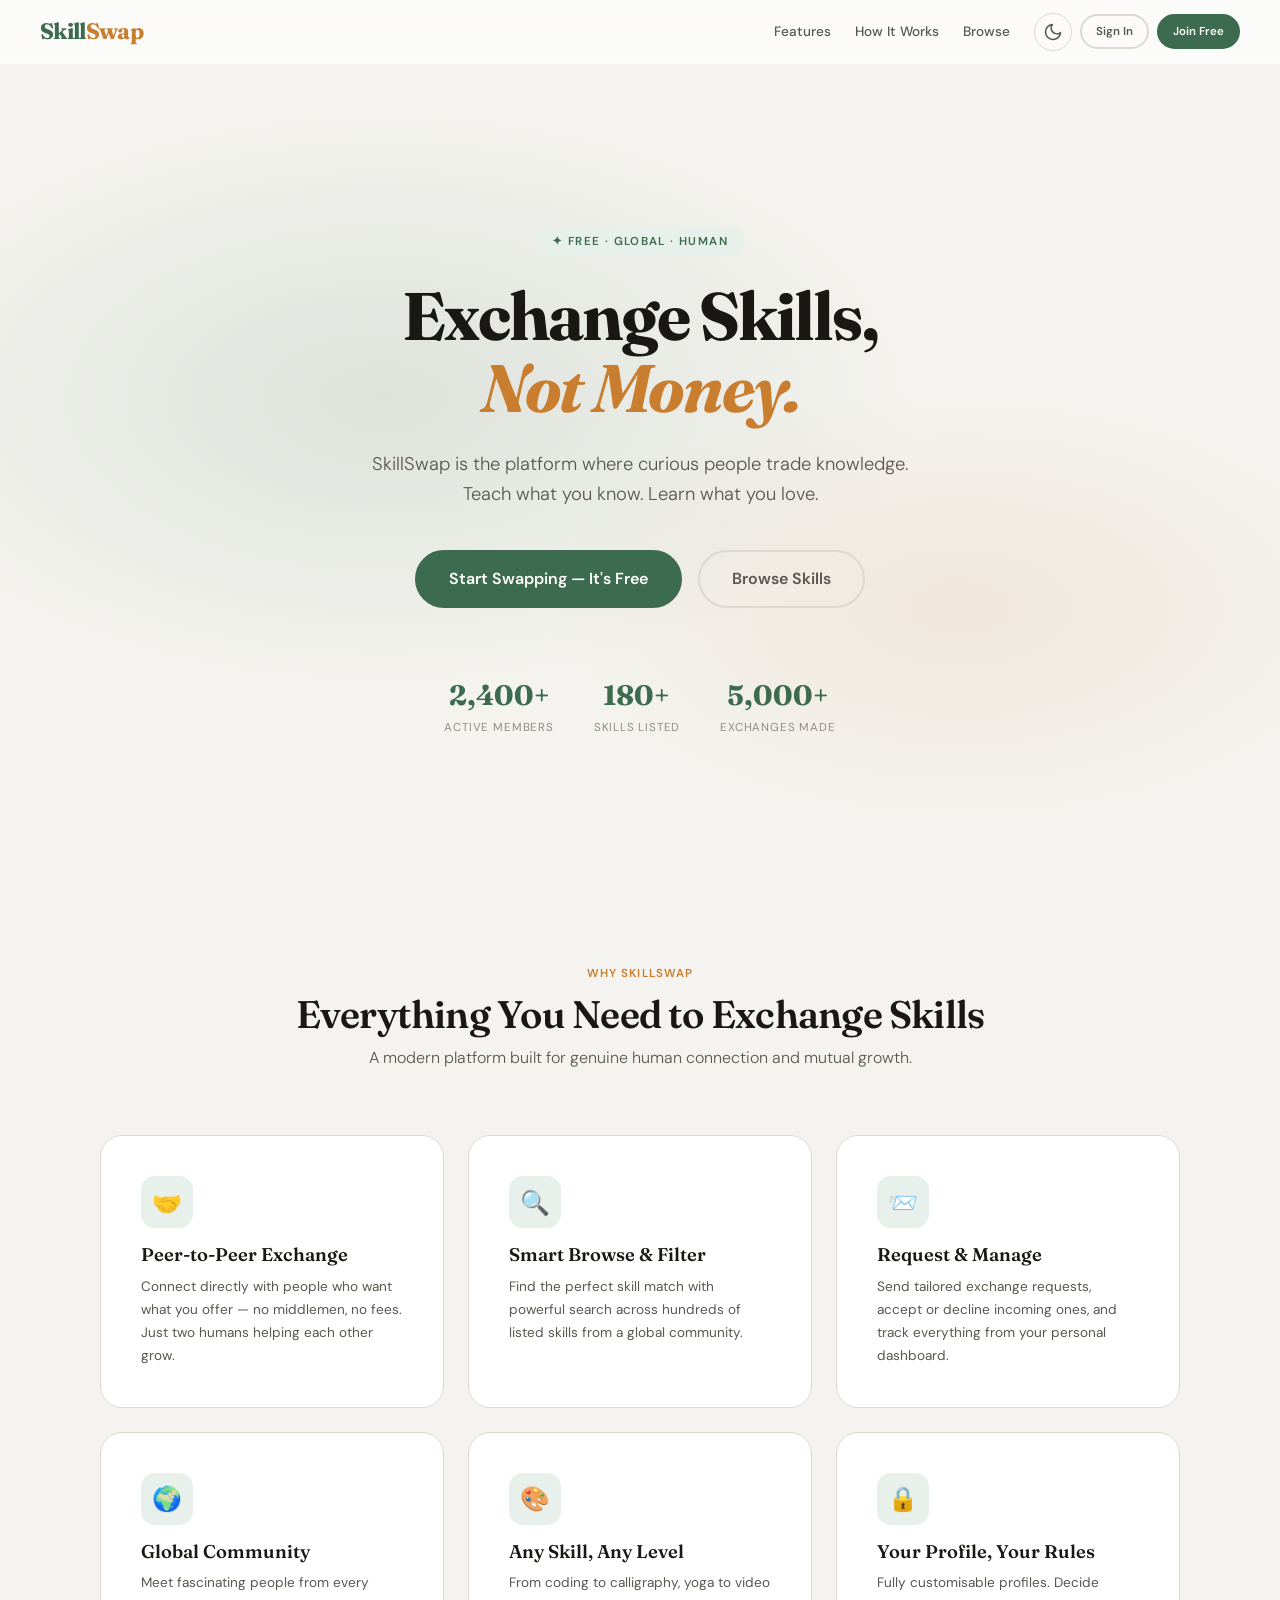
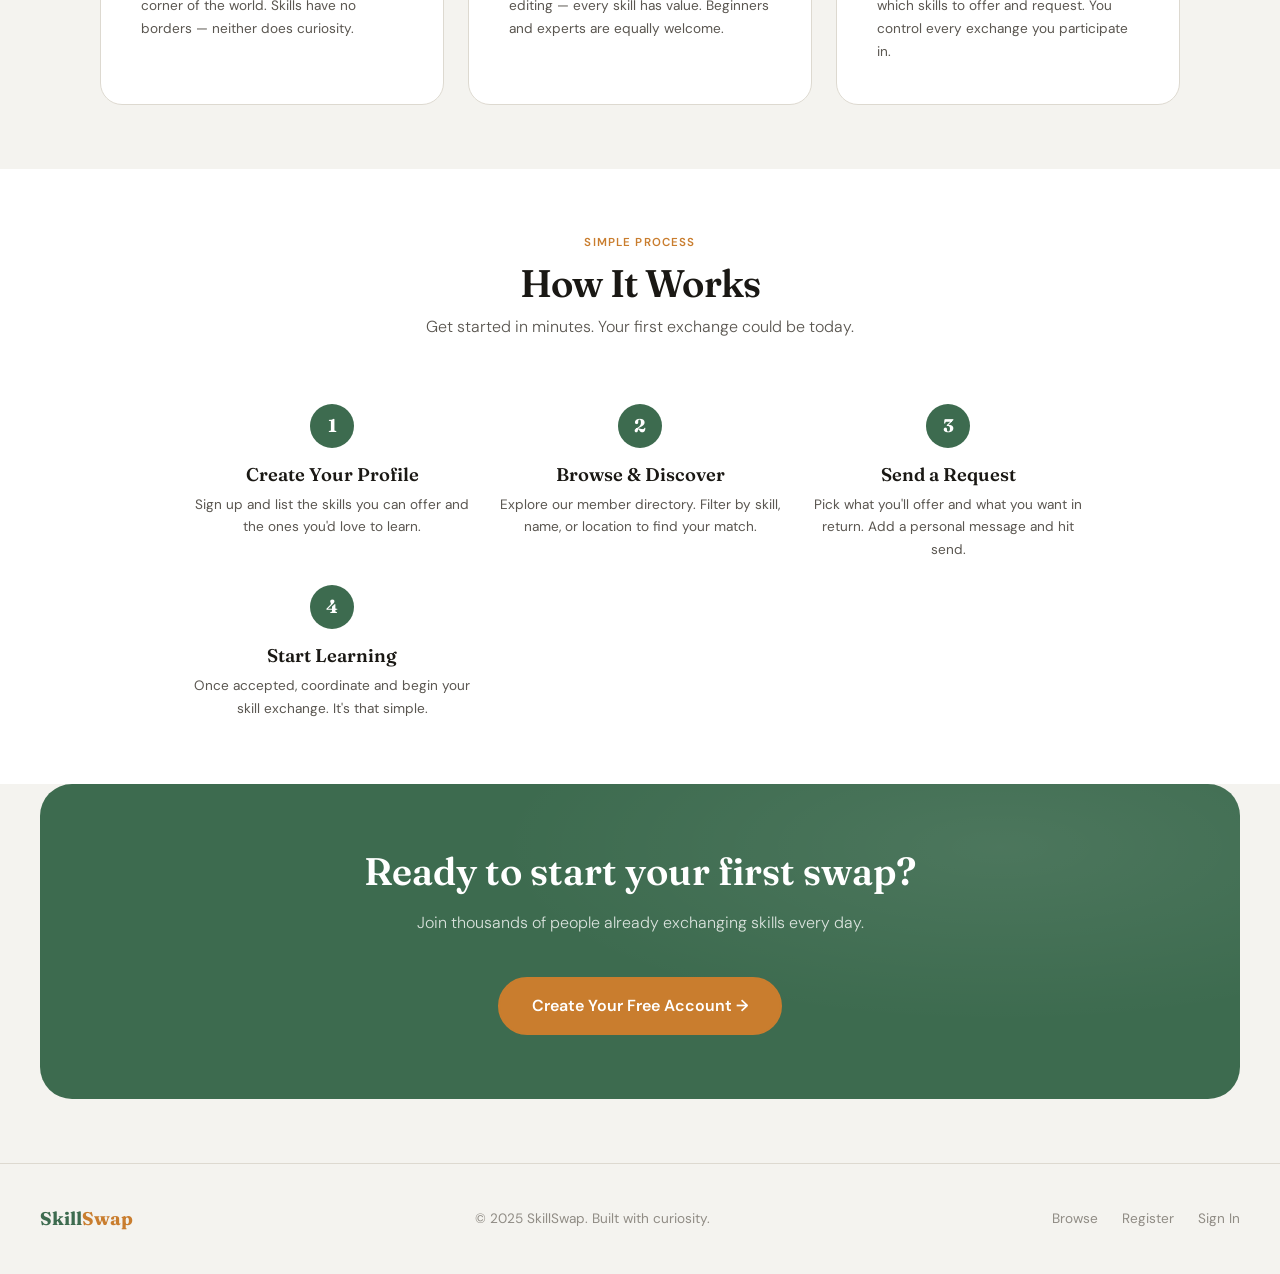
<file: index.html>
<!DOCTYPE html>
<html lang="en" data-theme="light">

<head>
  <meta charset="UTF-8">
  <meta name="viewport" content="width=device-width, initial-scale=1.0">
  <title>SkillSwap — Peer-to-Peer Skill Exchange</title>
  <meta name="description"
    content="SkillSwap connects people who want to exchange skills. Teach what you know, learn what you don't.">
  <link rel="stylesheet" href="css/style.css">
</head>

<body>
  <nav class="navbar" role="navigation" aria-label="Main navigation">
    <a href="index.html" class="navbar__logo">Skill<span>Swap</span></a>

    <ul class="navbar__links" role="list">
      <li><a href="#features" data-nav-link>Features</a></li>
      <li><a href="#how" data-nav-link>How It Works</a></li>
      <li><a href="browse.html" data-nav-link>Browse</a></li>
    </ul>

    <div class="navbar__actions">
      <button class="theme-toggle" data-theme-toggle aria-label="Toggle dark mode"></button>
      <a href="login.html" class="btn btn--ghost btn--sm">Sign In</a>
      <a href="register.html" class="btn btn--primary btn--sm">Join Free</a>
    </div>
  </nav>
  <section class="hero" aria-labelledby="hero-title">
    <div class="hero__inner">
      <span class="hero__eyebrow anim-fade-up">✦ Free · Global · Human</span>

      <h1 class="hero__title anim-fade-up anim-delay-1" id="hero-title">
        Exchange Skills,<br>
        <span class="accent">Not Money.</span>
      </h1>

      <p class="hero__sub anim-fade-up anim-delay-2">
        SkillSwap is the platform where curious people trade knowledge.
        Teach what you know. Learn what you love.
      </p>

      <div class="hero__cta anim-fade-up anim-delay-3">
        <a href="register.html" class="btn btn--primary btn--lg">Start Swapping — It's Free</a>
        <a href="browse.html" class="btn btn--ghost btn--lg">Browse Skills</a>
      </div>

      <div class="hero__stats anim-fade-up anim-delay-4">
        <div class="hero__stat">
          <div class="hero__stat-num">2,400+</div>
          <div class="hero__stat-label">Active Members</div>
        </div>
        <div class="hero__stat">
          <div class="hero__stat-num">180+</div>
          <div class="hero__stat-label">Skills Listed</div>
        </div>
        <div class="hero__stat">
          <div class="hero__stat-num">5,000+</div>
          <div class="hero__stat-label">Exchanges Made</div>
        </div>
      </div>
    </div>
  </section>
  <section class="section" id="features" aria-labelledby="features-title">
    <div class="container">
      <div class="section__header">
        <p class="section__eyebrow">Why SkillSwap</p>
        <h2 class="section__title" id="features-title">Everything You Need to Exchange Skills</h2>
        <p class="section__sub">A modern platform built for genuine human connection and mutual growth.</p>
      </div>

      <div class="features-grid">
        <article class="feature-card anim-fade-up">
          <div class="feature-card__icon">🤝</div>
          <h3 class="feature-card__title">Peer-to-Peer Exchange</h3>
          <p class="feature-card__desc">Connect directly with people who want what you offer — no middlemen, no fees.
            Just two humans helping each other grow.</p>
        </article>

        <article class="feature-card anim-fade-up anim-delay-1">
          <div class="feature-card__icon">🔍</div>
          <h3 class="feature-card__title">Smart Browse & Filter</h3>
          <p class="feature-card__desc">Find the perfect skill match with powerful search across hundreds of listed
            skills from a global community.</p>
        </article>

        <article class="feature-card anim-fade-up anim-delay-2">
          <div class="feature-card__icon">📨</div>
          <h3 class="feature-card__title">Request & Manage</h3>
          <p class="feature-card__desc">Send tailored exchange requests, accept or decline incoming ones, and track
            everything from your personal dashboard.</p>
        </article>

        <article class="feature-card anim-fade-up anim-delay-3">
          <div class="feature-card__icon">🌍</div>
          <h3 class="feature-card__title">Global Community</h3>
          <p class="feature-card__desc">Meet fascinating people from every corner of the world. Skills have no borders —
            neither does curiosity.</p>
        </article>

        <article class="feature-card anim-fade-up anim-delay-1">
          <div class="feature-card__icon">🎨</div>
          <h3 class="feature-card__title">Any Skill, Any Level</h3>
          <p class="feature-card__desc">From coding to calligraphy, yoga to video editing — every skill has value.
            Beginners and experts are equally welcome.</p>
        </article>

        <article class="feature-card anim-fade-up anim-delay-2">
          <div class="feature-card__icon">🔒</div>
          <h3 class="feature-card__title">Your Profile, Your Rules</h3>
          <p class="feature-card__desc">Fully customisable profiles. Decide which skills to offer and request. You
            control every exchange you participate in.</p>
        </article>
      </div>
    </div>
  </section>
  <section class="section" id="how" style="background: var(--clr-surface);" aria-labelledby="how-title">
    <div class="container">
      <div class="section__header">
        <p class="section__eyebrow">Simple Process</p>
        <h2 class="section__title" id="how-title">How It Works</h2>
        <p class="section__sub">Get started in minutes. Your first exchange could be today.</p>
      </div>

      <div class="how-grid">
        <div class="how-step">
          <div class="how-step__num">1</div>
          <h3 class="how-step__title">Create Your Profile</h3>
          <p class="how-step__desc">Sign up and list the skills you can offer and the ones you'd love to learn.</p>
        </div>
        <div class="how-step">
          <div class="how-step__num">2</div>
          <h3 class="how-step__title">Browse & Discover</h3>
          <p class="how-step__desc">Explore our member directory. Filter by skill, name, or location to find your match.
          </p>
        </div>
        <div class="how-step">
          <div class="how-step__num">3</div>
          <h3 class="how-step__title">Send a Request</h3>
          <p class="how-step__desc">Pick what you'll offer and what you want in return. Add a personal message and hit
            send.</p>
        </div>
        <div class="how-step">
          <div class="how-step__num">4</div>
          <h3 class="how-step__title">Start Learning</h3>
          <p class="how-step__desc">Once accepted, coordinate and begin your skill exchange. It's that simple.</p>
        </div>
      </div>
    </div>
  </section>
  <div class="cta-band" aria-label="Call to action">
    <h2 class="cta-band__title">Ready to start your first swap?</h2>
    <p class="cta-band__sub">Join thousands of people already exchanging skills every day.</p>
    <a href="register.html" class="btn btn--accent btn--lg">Create Your Free Account →</a>
  </div>
  <footer role="contentinfo">
    <div class="footer__logo">Skill<span>Swap</span></div>
    <p>© 2025 SkillSwap. Built with curiosity.</p>
    <nav class="footer__links" aria-label="Footer navigation">
      <a href="browse.html">Browse</a>
      <a href="register.html">Register</a>
      <a href="login.html">Sign In</a>
    </nav>
  </footer>
  <script src="js/storage.js"></script>
  <script src="js/main.js"></script>
  <script>
    document.addEventListener('DOMContentLoaded', () => Storage.seedIfEmpty());

    document.querySelectorAll('a[href^="#"]').forEach(a => {
      a.addEventListener('click', e => {
        const target = document.querySelector(a.getAttribute('href'));
        if (target) { e.preventDefault(); target.scrollIntoView({ behavior: 'smooth' }); }
      });
    });
  </script>
</body>

</html>
</file>
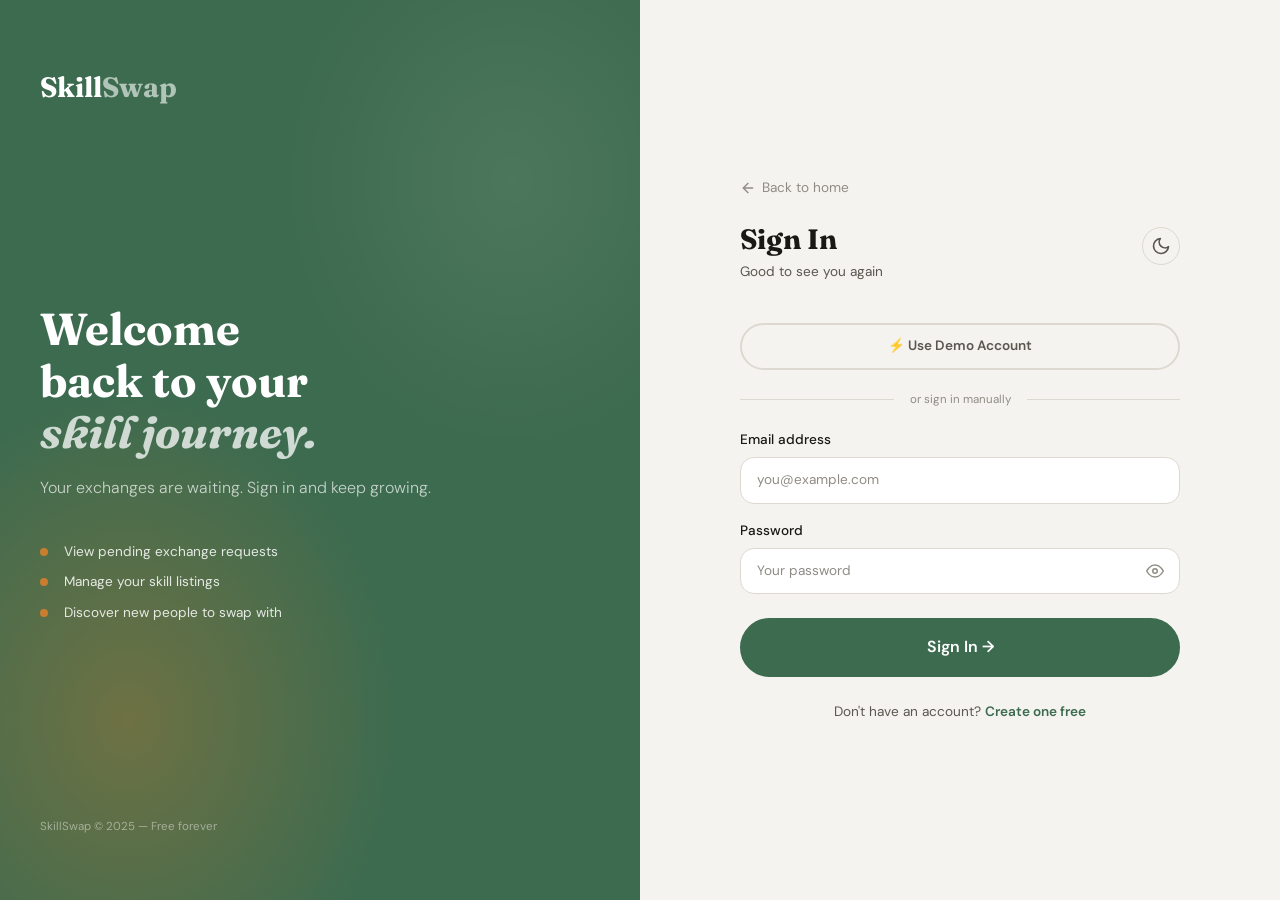
<file: browse.html>
<!DOCTYPE html>
<html lang="en" data-theme="light">

<head>
  <meta charset="UTF-8">
  <meta name="viewport" content="width=device-width, initial-scale=1.0">
  <title>Browse People — SkillSwap</title>
  <link rel="stylesheet" href="css/style.css">
  <link rel="stylesheet" href="css/dashboard.css">
</head>

<body class="app-page">
  <aside class="sidebar" id="sidebar">
    <a href="index.html" class="sidebar__logo">Skill<span>Swap</span></a>
    <nav class="sidebar__nav">
      <a href="dashboard.html" class="sidebar__link" data-nav-link>
        <svg xmlns="http://www.w3.org/2000/svg" width="18" height="18" viewBox="0 0 24 24" fill="none"
          stroke="currentColor" stroke-width="2" stroke-linecap="round" stroke-linejoin="round">
          <rect x="3" y="3" width="7" height="7" />
          <rect x="14" y="3" width="7" height="7" />
          <rect x="14" y="14" width="7" height="7" />
          <rect x="3" y="14" width="7" height="7" />
        </svg>
        Dashboard
      </a>
      <a href="profile.html" class="sidebar__link" data-nav-link>
        <svg xmlns="http://www.w3.org/2000/svg" width="18" height="18" viewBox="0 0 24 24" fill="none"
          stroke="currentColor" stroke-width="2" stroke-linecap="round" stroke-linejoin="round">
          <path d="M20 21v-2a4 4 0 0 0-4-4H8a4 4 0 0 0-4 4v2" />
          <circle cx="12" cy="7" r="4" />
        </svg>
        My Profile
      </a>
      <a href="browse.html" class="sidebar__link active" data-nav-link>
        <svg xmlns="http://www.w3.org/2000/svg" width="18" height="18" viewBox="0 0 24 24" fill="none"
          stroke="currentColor" stroke-width="2" stroke-linecap="round" stroke-linejoin="round">
          <circle cx="11" cy="11" r="8" />
          <line x1="21" y1="21" x2="16.65" y2="16.65" />
        </svg>
        Browse People
      </a>
      <hr class="sidebar__divider">
      <button class="sidebar__link" data-theme-toggle
        style="background:none;border:none;cursor:pointer;width:100%;text-align:left;">
        <svg xmlns="http://www.w3.org/2000/svg" width="18" height="18" viewBox="0 0 24 24" fill="none"
          stroke="currentColor" stroke-width="2" stroke-linecap="round" stroke-linejoin="round">
          <path d="M21 12.79A9 9 0 1 1 11.21 3 7 7 0 0 0 21 12.79z" />
        </svg>
        Dark Mode
      </button>
    </nav>
    <div class="sidebar__user">
      <img class="sidebar__user-avatar" data-nav-avatar src="" alt="">
      <span class="sidebar__user-name" data-nav-name>User</span>
      <button class="sidebar__logout" data-logout title="Sign out">
        <svg xmlns="http://www.w3.org/2000/svg" width="18" height="18" viewBox="0 0 24 24" fill="none"
          stroke="currentColor" stroke-width="2" stroke-linecap="round" stroke-linejoin="round">
          <path d="M9 21H5a2 2 0 0 1-2-2V5a2 2 0 0 1 2-2h4" />
          <polyline points="16 17 21 12 16 7" />
          <line x1="21" y1="12" x2="9" y2="12" />
        </svg>
      </button>
    </div>
  </aside>

  <div class="sidebar-overlay" id="sidebar-overlay"></div>

  <div style="flex:1; min-width:0; display:flex; flex-direction:column;">
    <header class="topbar">
      <a href="index.html" class="topbar__logo">Skill<span>Swap</span></a>
      <div class="topbar__actions">
        <button class="theme-toggle" data-theme-toggle></button>
        <button class="hamburger" id="hamburger">
          <svg xmlns="http://www.w3.org/2000/svg" width="20" height="20" viewBox="0 0 24 24" fill="none"
            stroke="currentColor" stroke-width="2" stroke-linecap="round" stroke-linejoin="round">
            <line x1="3" y1="12" x2="21" y2="12" />
            <line x1="3" y1="6" x2="21" y2="6" />
            <line x1="3" y1="18" x2="21" y2="18" />
          </svg>
        </button>
      </div>
    </header>

    <main class="app-main">
      <div class="page-header">
        <h1>Browse People</h1>
        <p>Find your perfect skill-swap partner from our global community.</p>
      </div>
      <div class="browse-controls">
        <div class="browse-search-wrap">
          <svg xmlns="http://www.w3.org/2000/svg" width="16" height="16" viewBox="0 0 24 24" fill="none"
            stroke="currentColor" stroke-width="2" stroke-linecap="round" stroke-linejoin="round">
            <circle cx="11" cy="11" r="8" />
            <line x1="21" y1="21" x2="16.65" y2="16.65" />
          </svg>
          <input class="form__input" type="search" id="browse-search" placeholder="Search by name or skill…"
            autocomplete="off">
        </div>

        <div style="display:flex; align-items:center; gap: var(--space-sm);">
          <label class="label" for="filter-skill" style="white-space:nowrap;">Filter by skill:</label>
          <select class="form__input form__select" id="filter-skill" style="min-width:180px;">
            <option value="">All skills</option>
          </select>
        </div>
      </div>

      <!-- Users Grid -->
      <div class="users-grid" id="users-grid">
        <div class="empty-state">
          <p>Loading members…</p>
        </div>
      </div>

    </main>
  </div>

  <script src="js/storage.js"></script>
  <script src="js/main.js"></script>
  <script src="js/dashboard.js"></script>
  <script>
    const sidebar = document.getElementById('sidebar');
    const overlay = document.getElementById('sidebar-overlay');
    const hamburger = document.getElementById('hamburger');
    hamburger?.addEventListener('click', () => {
      const open = sidebar.classList.toggle('open');
      overlay.classList.toggle('active', open);
    });
    overlay?.addEventListener('click', () => {
      sidebar.classList.remove('open');
      overlay.classList.remove('active');
    });
  </script>
</body>

</html>
</file>
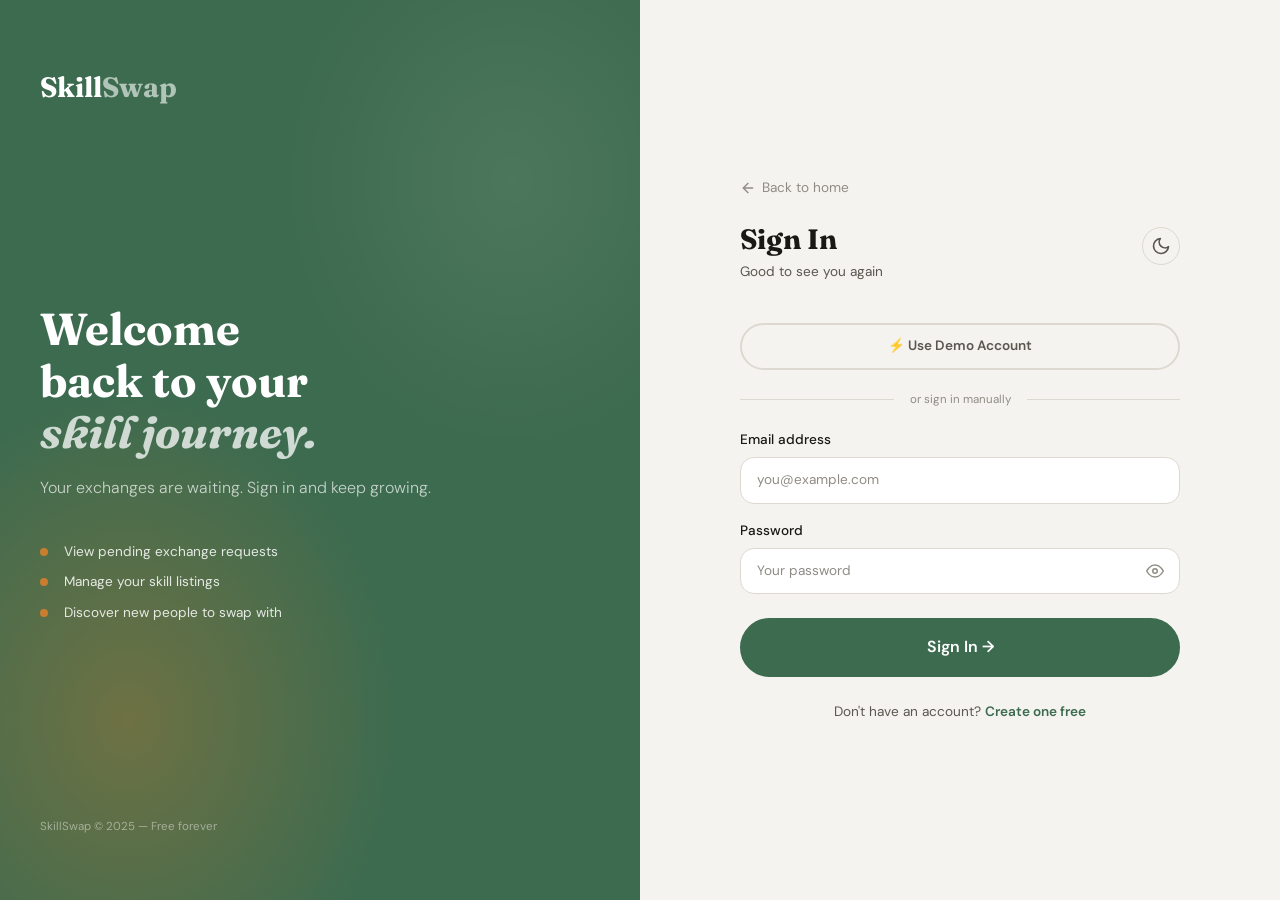
<file: dashboard.html>
<!DOCTYPE html>
<html lang="en" data-theme="light">

<head>
  <meta charset="UTF-8">
  <meta name="viewport" content="width=device-width, initial-scale=1.0">
  <title>Dashboard — SkillSwap</title>
  <link rel="stylesheet" href="css/style.css">
  <link rel="stylesheet" href="css/dashboard.css">
</head>

<body class="app-page">
  <aside class="sidebar" id="sidebar" aria-label="App navigation">
    <a href="index.html" class="sidebar__logo">Skill<span>Swap</span></a>

    <nav class="sidebar__nav" role="navigation">
      <a href="dashboard.html" class="sidebar__link active" data-nav-link>
        <svg xmlns="http://www.w3.org/2000/svg" width="18" height="18" viewBox="0 0 24 24" fill="none"
          stroke="currentColor" stroke-width="2" stroke-linecap="round" stroke-linejoin="round">
          <rect x="3" y="3" width="7" height="7" />
          <rect x="14" y="3" width="7" height="7" />
          <rect x="14" y="14" width="7" height="7" />
          <rect x="3" y="14" width="7" height="7" />
        </svg>
        Dashboard
      </a>
      <a href="profile.html" class="sidebar__link" data-nav-link>
        <svg xmlns="http://www.w3.org/2000/svg" width="18" height="18" viewBox="0 0 24 24" fill="none"
          stroke="currentColor" stroke-width="2" stroke-linecap="round" stroke-linejoin="round">
          <path d="M20 21v-2a4 4 0 0 0-4-4H8a4 4 0 0 0-4 4v2" />
          <circle cx="12" cy="7" r="4" />
        </svg>
        My Profile
      </a>
      <a href="browse.html" class="sidebar__link" data-nav-link>
        <svg xmlns="http://www.w3.org/2000/svg" width="18" height="18" viewBox="0 0 24 24" fill="none"
          stroke="currentColor" stroke-width="2" stroke-linecap="round" stroke-linejoin="round">
          <circle cx="11" cy="11" r="8" />
          <line x1="21" y1="21" x2="16.65" y2="16.65" />
        </svg>
        Browse People
      </a>

      <hr class="sidebar__divider">

      <button class="sidebar__link" data-theme-toggle
        style="background:none;border:none;cursor:pointer;width:100%;text-align:left;">
        <svg xmlns="http://www.w3.org/2000/svg" width="18" height="18" viewBox="0 0 24 24" fill="none"
          stroke="currentColor" stroke-width="2" stroke-linecap="round" stroke-linejoin="round">
          <path d="M21 12.79A9 9 0 1 1 11.21 3 7 7 0 0 0 21 12.79z" />
        </svg>
        Dark Mode
      </button>
    </nav>

    <div class="sidebar__user">
      <img class="sidebar__user-avatar" id="nav-avatar" data-nav-avatar src="" alt="User avatar">
      <span class="sidebar__user-name" data-nav-name>User</span>
      <button class="sidebar__logout" data-logout title="Sign out" aria-label="Sign out">
        <svg xmlns="http://www.w3.org/2000/svg" width="18" height="18" viewBox="0 0 24 24" fill="none"
          stroke="currentColor" stroke-width="2" stroke-linecap="round" stroke-linejoin="round">
          <path d="M9 21H5a2 2 0 0 1-2-2V5a2 2 0 0 1 2-2h4" />
          <polyline points="16 17 21 12 16 7" />
          <line x1="21" y1="12" x2="9" y2="12" />
        </svg>
      </button>
    </div>
  </aside>

  <!-- Overlay for mobile -->
  <div class="sidebar-overlay" id="sidebar-overlay"></div>

  <!-- ══ MAIN ══════════════════════════════════════ -->
  <div style="flex:1; min-width:0; display:flex; flex-direction:column;">

    <!-- Mobile Top Bar -->
    <header class="topbar">
      <a href="index.html" class="topbar__logo">Skill<span>Swap</span></a>
      <div class="topbar__actions">
        <button class="theme-toggle" data-theme-toggle aria-label="Toggle theme"></button>
        <button class="hamburger" id="hamburger" aria-label="Open menu" aria-expanded="false">
          <svg xmlns="http://www.w3.org/2000/svg" width="20" height="20" viewBox="0 0 24 24" fill="none"
            stroke="currentColor" stroke-width="2" stroke-linecap="round" stroke-linejoin="round">
            <line x1="3" y1="12" x2="21" y2="12" />
            <line x1="3" y1="6" x2="21" y2="6" />
            <line x1="3" y1="18" x2="21" y2="18" />
          </svg>
        </button>
      </div>
    </header>

    <main class="app-main">

      <!-- Header -->
      <div class="page-header">
        <h1>Dashboard</h1>
        <p>Welcome back — here's what's happening with your swaps.</p>
      </div>

      <!-- Stats Row -->
      <div class="stats-row">
        <div class="stat-card">
          <span class="stat-card__label">Skills Offered</span>
          <span class="stat-card__value" id="dash-offer-count">0</span>
          <span class="stat-card__sub">in your profile</span>
        </div>
        <div class="stat-card">
          <span class="stat-card__label">Skills Wanted</span>
          <span class="stat-card__value" id="dash-want-count">0</span>
          <span class="stat-card__sub">in your profile</span>
        </div>
        <div class="stat-card">
          <span class="stat-card__label">Requests Sent</span>
          <span class="stat-card__value" id="dash-sent-count">0</span>
          <span class="stat-card__sub">total</span>
        </div>
        <div class="stat-card">
          <span class="stat-card__label">Pending Incoming</span>
          <span class="stat-card__value" id="dash-pending-count">0</span>
          <span class="stat-card__sub">need your response</span>
        </div>
      </div>

      <!-- Main Grid -->
      <div class="dash-grid">

        <!-- Profile Card -->
        <div>
          <div class="profile-card">
            <img class="profile-card__avatar" id="dash-avatar" src="" alt="Your avatar">
            <h2 class="profile-card__name" id="dash-name">—</h2>
            <p class="profile-card__email" id="dash-email">—</p>
            <p class="profile-card__loc" id="dash-location">—</p>

            <div class="profile-card__stats">
              <div class="profile-mini-stat">
                <div class="profile-mini-stat__num" id="stat-offer">0</div>
                <div class="profile-mini-stat__label">Offering</div>
              </div>
              <div class="profile-mini-stat">
                <div class="profile-mini-stat__num" id="stat-want">0</div>
                <div class="profile-mini-stat__label">Wanting</div>
              </div>
            </div>

            <div style="margin-bottom: 12px;">
              <p class="label" style="margin-bottom:8px;">Skills I Offer</p>
              <div class="pill-row" id="dash-offer-pills"></div>
            </div>
            <div>
              <p class="label" style="margin-bottom:8px;">Skills I Want</p>
              <div class="pill-row" id="dash-want-pills"></div>
            </div>

            <div style="margin-top: 20px; display:flex; gap:8px; flex-direction:column;">
              <a href="profile.html" class="btn btn--outline btn--full btn--sm">Edit Profile</a>
              <a href="browse.html" class="btn btn--primary btn--full btn--sm">Find Swaps</a>
            </div>
          </div>
        </div>

        <!-- Requests Panel -->
        <div>
          <div class="tabs">
            <button class="tab-btn active" data-tab="received">
              Received
              <span id="dash-received-count" style="
                display:inline-flex;align-items:center;justify-content:center;
                width:20px;height:20px;background:var(--clr-primary-lt);
                color:var(--clr-primary);border-radius:50%;font-size:11px;
                font-weight:700;margin-left:6px;">0</span>
            </button>
            <button class="tab-btn" data-tab="sent">My Requests</button>
          </div>

          <div class="tab-panel active" data-tab-panel="received">
            <div class="req-list" id="dash-received-list">
              <div class="empty-state">
                <p>Loading...</p>
              </div>
            </div>
          </div>
          <div class="tab-panel" data-tab-panel="sent">
            <div class="req-list" id="dash-sent-list">
              <div class="empty-state">
                <p>Loading...</p>
              </div>
            </div>
          </div>
        </div>
      </div>

    </main>
  </div><!-- end flex wrapper -->

  <script src="js/storage.js"></script>
  <script src="js/main.js"></script>
  <script src="js/dashboard.js"></script>
  <script>
    document.addEventListener('DOMContentLoaded', () => {
      const offerCount = document.getElementById('dash-offer-count');
      const wantCount = document.getElementById('dash-want-count');
      setTimeout(() => {
        const s1 = document.getElementById('stat-offer');
        const s2 = document.getElementById('stat-want');
        if (s1) s1.textContent = offerCount?.textContent || '0';
        if (s2) s2.textContent = wantCount?.textContent || '0';
      }, 50);
    });
    const sidebar = document.getElementById('sidebar');
    const overlay = document.getElementById('sidebar-overlay');
    const hamburger = document.getElementById('hamburger');

    hamburger?.addEventListener('click', () => {
      const open = sidebar.classList.toggle('open');
      overlay.classList.toggle('active', open);
      hamburger.setAttribute('aria-expanded', open);
    });
    overlay?.addEventListener('click', () => {
      sidebar.classList.remove('open');
      overlay.classList.remove('active');
      hamburger?.setAttribute('aria-expanded', false);
    });
  </script>
</body>

</html>
</file>
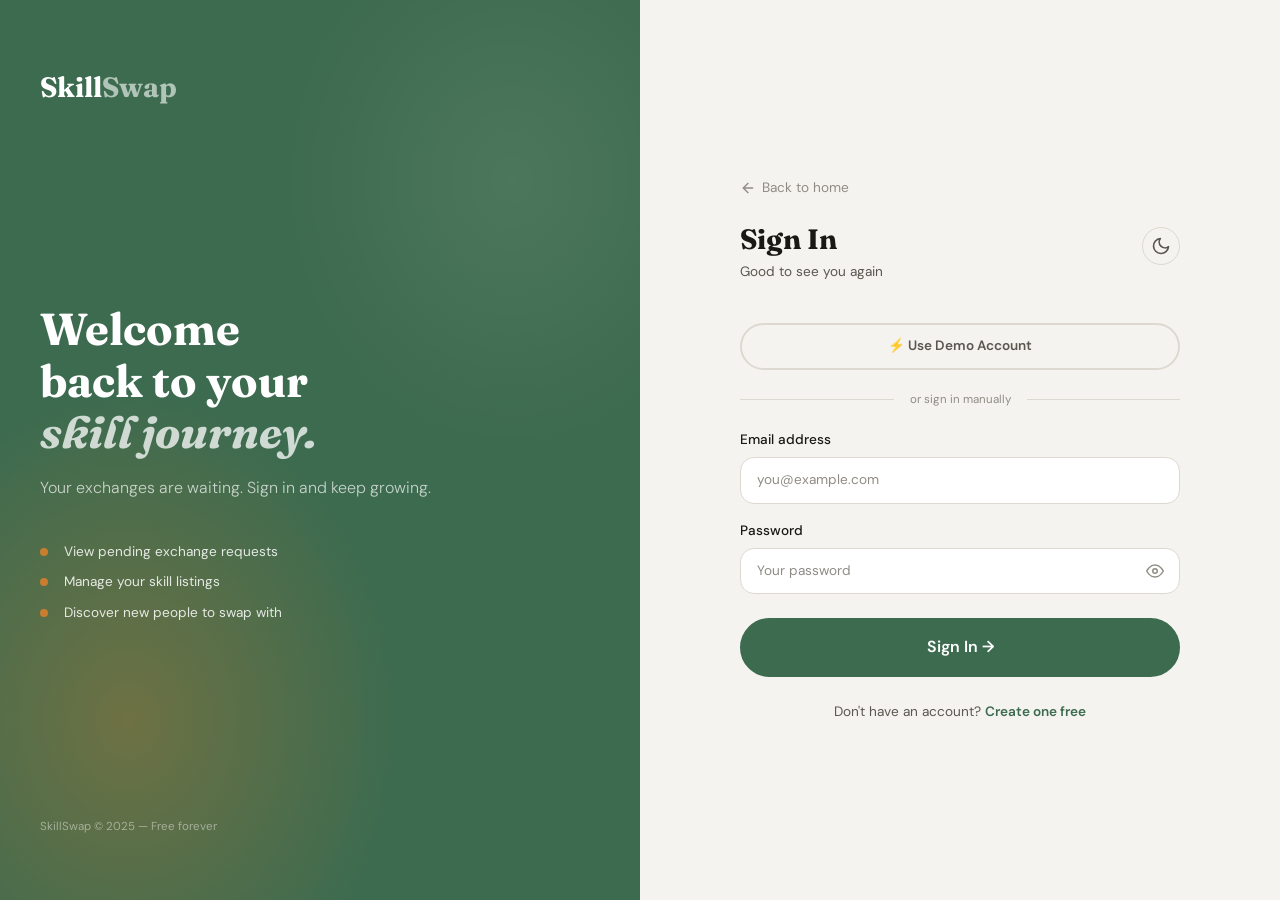
<file: login.html>
<!DOCTYPE html>
<html lang="en" data-theme="light">

<head>
  <meta charset="UTF-8">
  <meta name="viewport" content="width=device-width, initial-scale=1.0">
  <title>Sign In — SkillSwap</title>
  <link rel="stylesheet" href="css/style.css">
  <link rel="stylesheet" href="css/auth.css">
</head>

<body>
  <div class="auth-page">
    <aside class="auth-panel" aria-hidden="true">
      <a href="index.html" class="auth-panel__logo">Skill<span>Swap</span></a>

      <div class="auth-panel__content">
        <h2 class="auth-panel__title">
          Welcome<br>back to your<br>
          <em>skill journey.</em>
        </h2>
        <p class="auth-panel__desc">
          Your exchanges are waiting. Sign in and keep growing.
        </p>
        <div class="auth-panel__features">
          <div class="auth-panel__feature">View pending exchange requests</div>
          <div class="auth-panel__feature">Manage your skill listings</div>
          <div class="auth-panel__feature">Discover new people to swap with</div>
        </div>
      </div>

      <p class="auth-panel__footer">SkillSwap © 2025 — Free forever</p>
    </aside>
    <main class="auth-form-wrap">
      <div class="auth-card anim-fade-up">

        <div class="auth-card__header">
          <a href="index.html" class="auth-card__back">
            <svg xmlns="http://www.w3.org/2000/svg" width="16" height="16" viewBox="0 0 24 24" fill="none"
              stroke="currentColor" stroke-width="2" stroke-linecap="round" stroke-linejoin="round">
              <line x1="19" y1="12" x2="5" y2="12" />
              <polyline points="12 19 5 12 12 5" />
            </svg>
            Back to home
          </a>

          <div style="display:flex; justify-content:space-between; align-items:flex-start;">
            <div>
              <h1 class="auth-card__title">Sign In</h1>
              <p class="auth-card__sub">Good to see you again</p>
            </div>
            <button class="theme-toggle" data-theme-toggle aria-label="Toggle dark mode"
              style="margin-top:4px;"></button>
          </div>
        </div>

        <!-- Demo Shortcut -->
        <button id="demo-login" class="btn btn--ghost btn--full" style="margin-bottom: 20px;">
          ⚡ Use Demo Account
        </button>

        <div class="form__divider">or sign in manually</div>

        <!-- Login Form -->
        <form id="login-form" class="form" novalidate style="margin-top: 20px;">

          <div class="form__group">
            <label class="form__label" for="login-email">Email address</label>
            <input class="form__input" type="email" id="login-email" name="email" placeholder="you@example.com"
              autocomplete="email" required>
          </div>

          <div class="form__group">
            <label class="form__label" for="login-password">Password</label>
            <div class="password-wrap">
              <input class="form__input" type="password" id="login-password" name="password" placeholder="Your password"
                autocomplete="current-password" required>
              <button type="button" class="password-toggle" id="pwd-toggle" aria-label="Toggle password visibility">
                <svg xmlns="http://www.w3.org/2000/svg" width="18" height="18" viewBox="0 0 24 24" fill="none"
                  stroke="currentColor" stroke-width="2" stroke-linecap="round" stroke-linejoin="round">
                  <path d="M1 12s4-8 11-8 11 8 11 8-4 8-11 8-11-8-11-8z" />
                  <circle cx="12" cy="12" r="3" />
                </svg>
              </button>
            </div>
          </div>

          <button type="submit" class="btn btn--primary btn--full btn--lg" style="margin-top: 8px;">
            Sign In →
          </button>

          <p class="form__footer">
            Don't have an account? <a href="register.html">Create one free</a>
          </p>
        </form>

      </div>
    </main>
  </div>

  <script src="js/storage.js"></script>
  <script src="js/main.js"></script>
  <script src="js/auth.js"></script>
  <script>
    // Password visibility toggle
    document.getElementById('pwd-toggle')?.addEventListener('click', function () {
      const input = document.getElementById('login-password');
      input.type = input.type === 'password' ? 'text' : 'password';
    });
  </script>
</body>

</html>
</file>
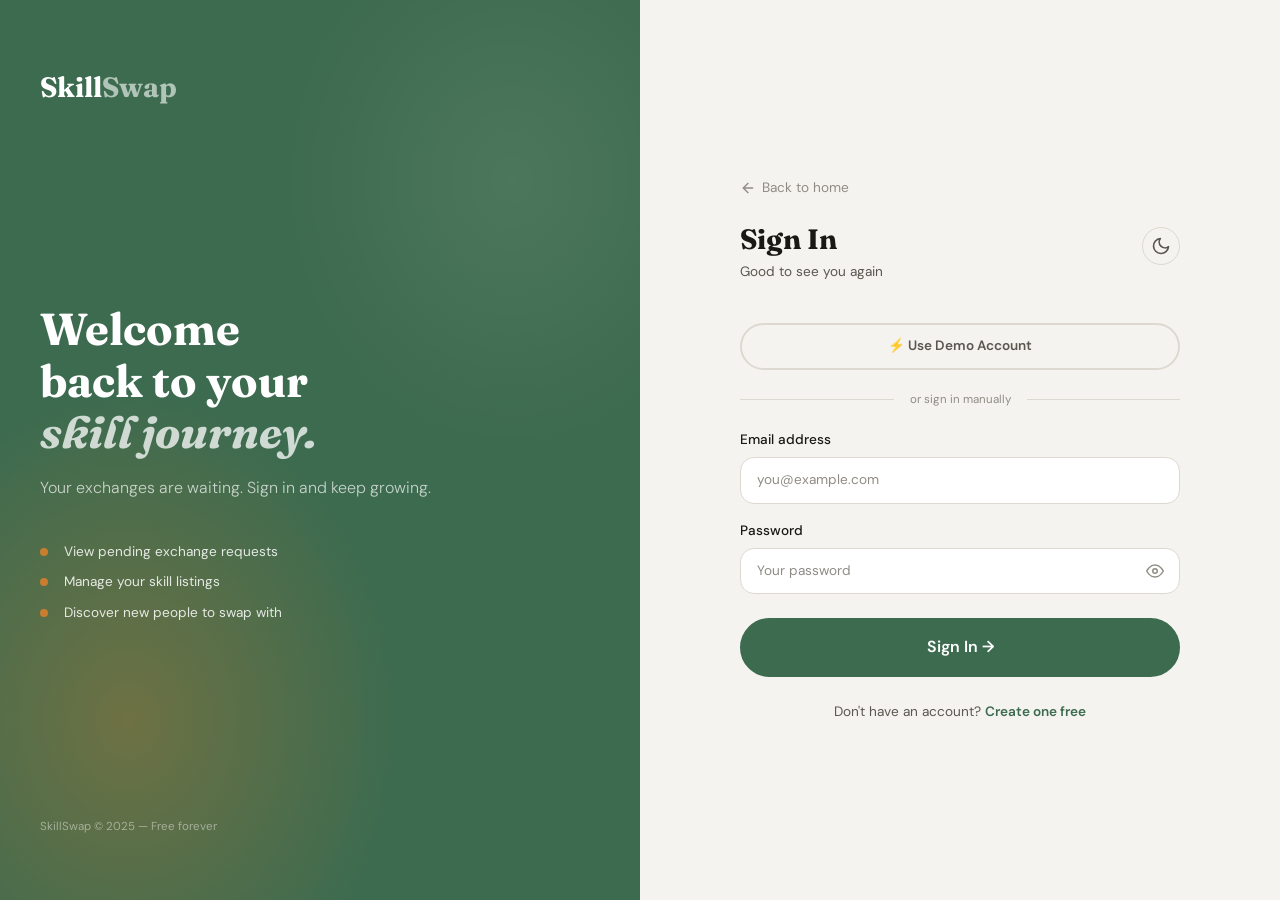
<file: profile.html>
<!DOCTYPE html>
<html lang="en" data-theme="light">

<head>
  <meta charset="UTF-8">
  <meta name="viewport" content="width=device-width, initial-scale=1.0">
  <title>My Profile — SkillSwap</title>
  <link rel="stylesheet" href="css/style.css">
  <link rel="stylesheet" href="css/dashboard.css">
  <link rel="stylesheet" href="css/auth.css">
</head>

<body class="app-page">
  <aside class="sidebar" id="sidebar">
    <a href="index.html" class="sidebar__logo">Skill<span>Swap</span></a>
    <nav class="sidebar__nav">
      <a href="dashboard.html" class="sidebar__link" data-nav-link>
        <svg xmlns="http://www.w3.org/2000/svg" width="18" height="18" viewBox="0 0 24 24" fill="none"
          stroke="currentColor" stroke-width="2" stroke-linecap="round" stroke-linejoin="round">
          <rect x="3" y="3" width="7" height="7" />
          <rect x="14" y="3" width="7" height="7" />
          <rect x="14" y="14" width="7" height="7" />
          <rect x="3" y="14" width="7" height="7" />
        </svg>
        Dashboard
      </a>
      <a href="profile.html" class="sidebar__link active" data-nav-link>
        <svg xmlns="http://www.w3.org/2000/svg" width="18" height="18" viewBox="0 0 24 24" fill="none"
          stroke="currentColor" stroke-width="2" stroke-linecap="round" stroke-linejoin="round">
          <path d="M20 21v-2a4 4 0 0 0-4-4H8a4 4 0 0 0-4 4v2" />
          <circle cx="12" cy="7" r="4" />
        </svg>
        My Profile
      </a>
      <a href="browse.html" class="sidebar__link" data-nav-link>
        <svg xmlns="http://www.w3.org/2000/svg" width="18" height="18" viewBox="0 0 24 24" fill="none"
          stroke="currentColor" stroke-width="2" stroke-linecap="round" stroke-linejoin="round">
          <circle cx="11" cy="11" r="8" />
          <line x1="21" y1="21" x2="16.65" y2="16.65" />
        </svg>
        Browse People
      </a>
      <hr class="sidebar__divider">
      <button class="sidebar__link" data-theme-toggle
        style="background:none;border:none;cursor:pointer;width:100%;text-align:left;">
        <svg xmlns="http://www.w3.org/2000/svg" width="18" height="18" viewBox="0 0 24 24" fill="none"
          stroke="currentColor" stroke-width="2" stroke-linecap="round" stroke-linejoin="round">
          <path d="M21 12.79A9 9 0 1 1 11.21 3 7 7 0 0 0 21 12.79z" />
        </svg>
        Dark Mode
      </button>
    </nav>
    <div class="sidebar__user">
      <img class="sidebar__user-avatar" data-nav-avatar src="" alt="">
      <span class="sidebar__user-name" data-nav-name>User</span>
      <button class="sidebar__logout" data-logout title="Sign out">
        <svg xmlns="http://www.w3.org/2000/svg" width="18" height="18" viewBox="0 0 24 24" fill="none"
          stroke="currentColor" stroke-width="2" stroke-linecap="round" stroke-linejoin="round">
          <path d="M9 21H5a2 2 0 0 1-2-2V5a2 2 0 0 1 2-2h4" />
          <polyline points="16 17 21 12 16 7" />
          <line x1="21" y1="12" x2="9" y2="12" />
        </svg>
      </button>
    </div>
  </aside>

  <div class="sidebar-overlay" id="sidebar-overlay"></div>

  <div style="flex:1; min-width:0; display:flex; flex-direction:column;">
    <header class="topbar">
      <a href="index.html" class="topbar__logo">Skill<span>Swap</span></a>
      <div class="topbar__actions">
        <button class="theme-toggle" data-theme-toggle></button>
        <button class="hamburger" id="hamburger">
          <svg xmlns="http://www.w3.org/2000/svg" width="20" height="20" viewBox="0 0 24 24" fill="none"
            stroke="currentColor" stroke-width="2" stroke-linecap="round" stroke-linejoin="round">
            <line x1="3" y1="12" x2="21" y2="12" />
            <line x1="3" y1="6" x2="21" y2="6" />
            <line x1="3" y1="18" x2="21" y2="18" />
          </svg>
        </button>
      </div>
    </header>

    <main class="app-main">
      <div class="page-header">
        <h1>My Profile</h1>
        <p>Manage your personal info and skill listings.</p>
      </div>

      <form id="profile-form" novalidate>

        <!-- ── Avatar + Basic Info ── -->
        <div class="profile-section" style="margin-bottom: var(--space-lg);">
          <h2 class="profile-section__title">Personal Information</h2>

          <div class="prof-avatar-wrap">
            <img class="prof-avatar-img" id="prof-avatar" src="" alt="Your avatar">
            <div>
              <p style="font-weight:600; font-size:var(--fs-sm);">Profile Photo</p>
              <p class="prof-avatar-info">Generated automatically from your email via DiceBear Avatars.</p>
            </div>
          </div>

          <div class="form" style="max-width: 600px;">
            <div class="form__row">
              <div class="form__group">
                <label class="form__label" for="prof-name">Full Name</label>
                <input class="form__input" type="text" id="prof-name" placeholder="Your name">
              </div>
              <div class="form__group">
                <label class="form__label" for="prof-location">Location</label>
                <input class="form__input" type="text" id="prof-location" placeholder="City, Country">
              </div>
            </div>
            <div class="form__group">
              <label class="form__label" for="prof-email">Email <span
                  style="color:var(--clr-text-3); font-weight:400">(read-only)</span></label>
              <input class="form__input" type="email" id="prof-email" disabled style="opacity:.6; cursor:not-allowed;">
            </div>
            <div class="form__group">
              <label class="form__label" for="prof-bio">Short Bio</label>
              <textarea class="form__input form__textarea" id="prof-bio"
                placeholder="Tell others a bit about yourself and what you're passionate about..." rows="3"></textarea>
            </div>
          </div>
        </div>

        <!-- ── Skills Grid ── -->
        <div class="profile-grid" style="margin-bottom: var(--space-lg);">

          <!-- Skills Offered -->
          <div class="profile-section">
            <h2 class="profile-section__title">Skills I Can Offer</h2>
            <p style="font-size:var(--fs-sm); color:var(--clr-text-2); margin-bottom:var(--space-md);">
              What can you teach or help others with?
            </p>
            <div class="pill-row" id="offer-pills" style="margin-bottom: var(--space-md); min-height: 28px;"></div>
            <div class="add-skill-row">
              <input class="form__input" type="text" id="add-offer-input" placeholder="e.g. Python, Guitar, Yoga…"
                maxlength="40">
              <button type="button" id="add-offer-btn" class="btn btn--primary btn--sm">+ Add</button>
            </div>
            <p class="form__hint" style="margin-top:6px;">Press Enter or click Add. Max 10 skills.</p>
          </div>

          <!-- Skills Wanted -->
          <div class="profile-section">
            <h2 class="profile-section__title">Skills I Want to Learn</h2>
            <p style="font-size:var(--fs-sm); color:var(--clr-text-2); margin-bottom:var(--space-md);">
              What would you love to learn from others?
            </p>
            <div class="pill-row" id="want-pills" style="margin-bottom: var(--space-md); min-height: 28px;"></div>
            <div class="add-skill-row">
              <input class="form__input" type="text" id="add-want-input" placeholder="e.g. Photography, French…"
                maxlength="40">
              <button type="button" id="add-want-btn" class="btn btn--accent btn--sm">+ Add</button>
            </div>
            <p class="form__hint" style="margin-top:6px;">Press Enter or click Add. Max 10 skills.</p>
          </div>
        </div>

        <!-- ── Save Button ── -->
        <div style="display:flex; gap: var(--space-md); align-items:center; flex-wrap:wrap;">
          <button type="submit" class="btn btn--primary btn--lg">Save Changes</button>
          <a href="dashboard.html" class="btn btn--ghost">Back to Dashboard</a>
        </div>

      </form>
    </main>
  </div>

  <script src="js/storage.js"></script>
  <script src="js/main.js"></script>
  <script src="js/dashboard.js"></script>
  <script>
    const sidebar = document.getElementById('sidebar');
    const overlay = document.getElementById('sidebar-overlay');
    const hamburger = document.getElementById('hamburger');
    hamburger?.addEventListener('click', () => {
      const open = sidebar.classList.toggle('open');
      overlay.classList.toggle('active', open);
    });
    overlay?.addEventListener('click', () => {
      sidebar.classList.remove('open');
      overlay.classList.remove('active');
    });
  </script>
</body>

</html>
</file>
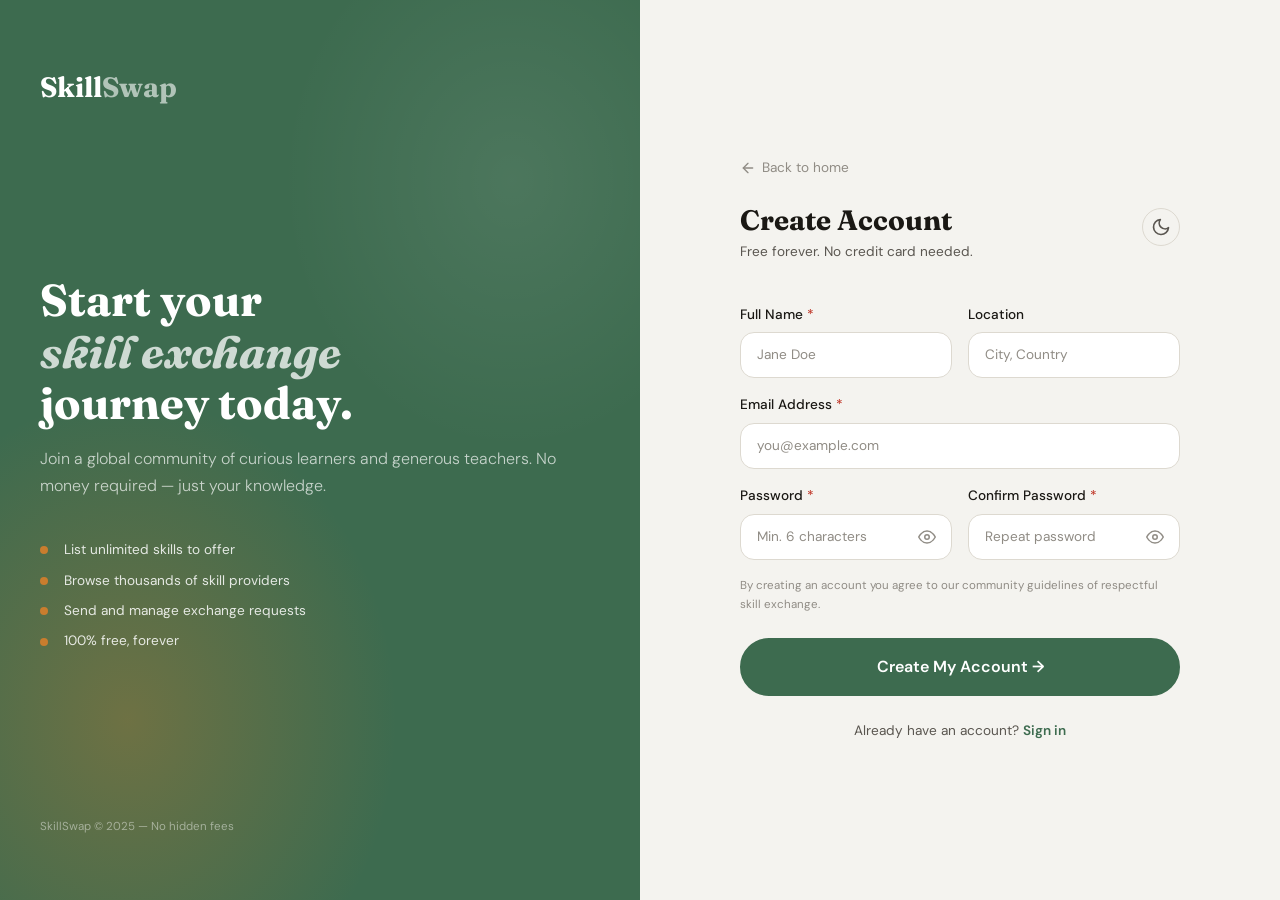
<file: register.html>
<!DOCTYPE html>
<html lang="en" data-theme="light">

<head>
  <meta charset="UTF-8">
  <meta name="viewport" content="width=device-width, initial-scale=1.0">
  <title>Create Account — SkillSwap</title>
  <link rel="stylesheet" href="css/style.css">
  <link rel="stylesheet" href="css/auth.css">
</head>

<body>
  <div class="auth-page">
    <aside class="auth-panel" aria-hidden="true">
      <a href="index.html" class="auth-panel__logo">Skill<span>Swap</span></a>

      <div class="auth-panel__content">
        <h2 class="auth-panel__title">
          Start your<br>
          <em>skill exchange</em><br>
          journey today.
        </h2>
        <p class="auth-panel__desc">
          Join a global community of curious learners and generous teachers. No money required — just your knowledge.
        </p>
        <div class="auth-panel__features">
          <div class="auth-panel__feature">List unlimited skills to offer</div>
          <div class="auth-panel__feature">Browse thousands of skill providers</div>
          <div class="auth-panel__feature">Send and manage exchange requests</div>
          <div class="auth-panel__feature">100% free, forever</div>
        </div>
      </div>

      <p class="auth-panel__footer">SkillSwap © 2025 — No hidden fees</p>
    </aside>
    <main class="auth-form-wrap">
      <div class="auth-card anim-fade-up">

        <div class="auth-card__header">
          <a href="index.html" class="auth-card__back">
            <svg xmlns="http://www.w3.org/2000/svg" width="16" height="16" viewBox="0 0 24 24" fill="none"
              stroke="currentColor" stroke-width="2" stroke-linecap="round" stroke-linejoin="round">
              <line x1="19" y1="12" x2="5" y2="12" />
              <polyline points="12 19 5 12 12 5" />
            </svg>
            Back to home
          </a>
          <div style="display:flex; justify-content:space-between; align-items:flex-start;">
            <div>
              <h1 class="auth-card__title">Create Account</h1>
              <p class="auth-card__sub">Free forever. No credit card needed.</p>
            </div>
            <button class="theme-toggle" data-theme-toggle aria-label="Toggle dark mode"
              style="margin-top:4px;"></button>
          </div>
        </div>

        <!-- Register Form -->
        <form id="register-form" class="form" novalidate>

          <div class="form__row">
            <div class="form__group">
              <label class="form__label" for="reg-name">Full Name <span style="color:var(--clr-danger)">*</span></label>
              <input class="form__input" type="text" id="reg-name" name="name" placeholder="Jane Doe"
                autocomplete="name" required>
            </div>
            <div class="form__group">
              <label class="form__label" for="reg-location">Location</label>
              <input class="form__input" type="text" id="reg-location" name="location" placeholder="City, Country"
                autocomplete="country-name">
            </div>
          </div>

          <div class="form__group">
            <label class="form__label" for="reg-email">Email Address <span
                style="color:var(--clr-danger)">*</span></label>
            <input class="form__input" type="email" id="reg-email" name="email" placeholder="you@example.com"
              autocomplete="email" required>
          </div>

          <div class="form__row">
            <div class="form__group">
              <label class="form__label" for="reg-password">Password <span
                  style="color:var(--clr-danger)">*</span></label>
              <div class="password-wrap">
                <input class="form__input" type="password" id="reg-password" name="password"
                  placeholder="Min. 6 characters" autocomplete="new-password" required>
                <button type="button" class="password-toggle" id="pwd-toggle-1" aria-label="Toggle password">
                  <svg xmlns="http://www.w3.org/2000/svg" width="18" height="18" viewBox="0 0 24 24" fill="none"
                    stroke="currentColor" stroke-width="2" stroke-linecap="round" stroke-linejoin="round">
                    <path d="M1 12s4-8 11-8 11 8 11 8-4 8-11 8-11-8-11-8z" />
                    <circle cx="12" cy="12" r="3" />
                  </svg>
                </button>
              </div>
            </div>
            <div class="form__group">
              <label class="form__label" for="reg-confirm">Confirm Password <span
                  style="color:var(--clr-danger)">*</span></label>
              <div class="password-wrap">
                <input class="form__input" type="password" id="reg-confirm" name="confirm" placeholder="Repeat password"
                  autocomplete="new-password" required>
                <button type="button" class="password-toggle" id="pwd-toggle-2" aria-label="Toggle password">
                  <svg xmlns="http://www.w3.org/2000/svg" width="18" height="18" viewBox="0 0 24 24" fill="none"
                    stroke="currentColor" stroke-width="2" stroke-linecap="round" stroke-linejoin="round">
                    <path d="M1 12s4-8 11-8 11 8 11 8-4 8-11 8-11-8-11-8z" />
                    <circle cx="12" cy="12" r="3" />
                  </svg>
                </button>
              </div>
            </div>
          </div>

          <p class="form__hint">
            By creating an account you agree to our community guidelines of respectful skill exchange.
          </p>

          <button type="submit" class="btn btn--primary btn--full btn--lg" style="margin-top: 8px;">
            Create My Account →
          </button>

          <p class="form__footer">
            Already have an account? <a href="login.html">Sign in</a>
          </p>

        </form>
      </div>
    </main>
  </div>

  <script src="js/storage.js"></script>
  <script src="js/main.js"></script>
  <script src="js/auth.js"></script>
  <script>
    // Password toggles
    [['pwd-toggle-1', 'reg-password'], ['pwd-toggle-2', 'reg-confirm']].forEach(([btnId, inputId]) => {
      document.getElementById(btnId)?.addEventListener('click', () => {
        const input = document.getElementById(inputId);
        input.type = input.type === 'password' ? 'text' : 'password';
      });
    });
  </script>
</body>

</html>
</file>
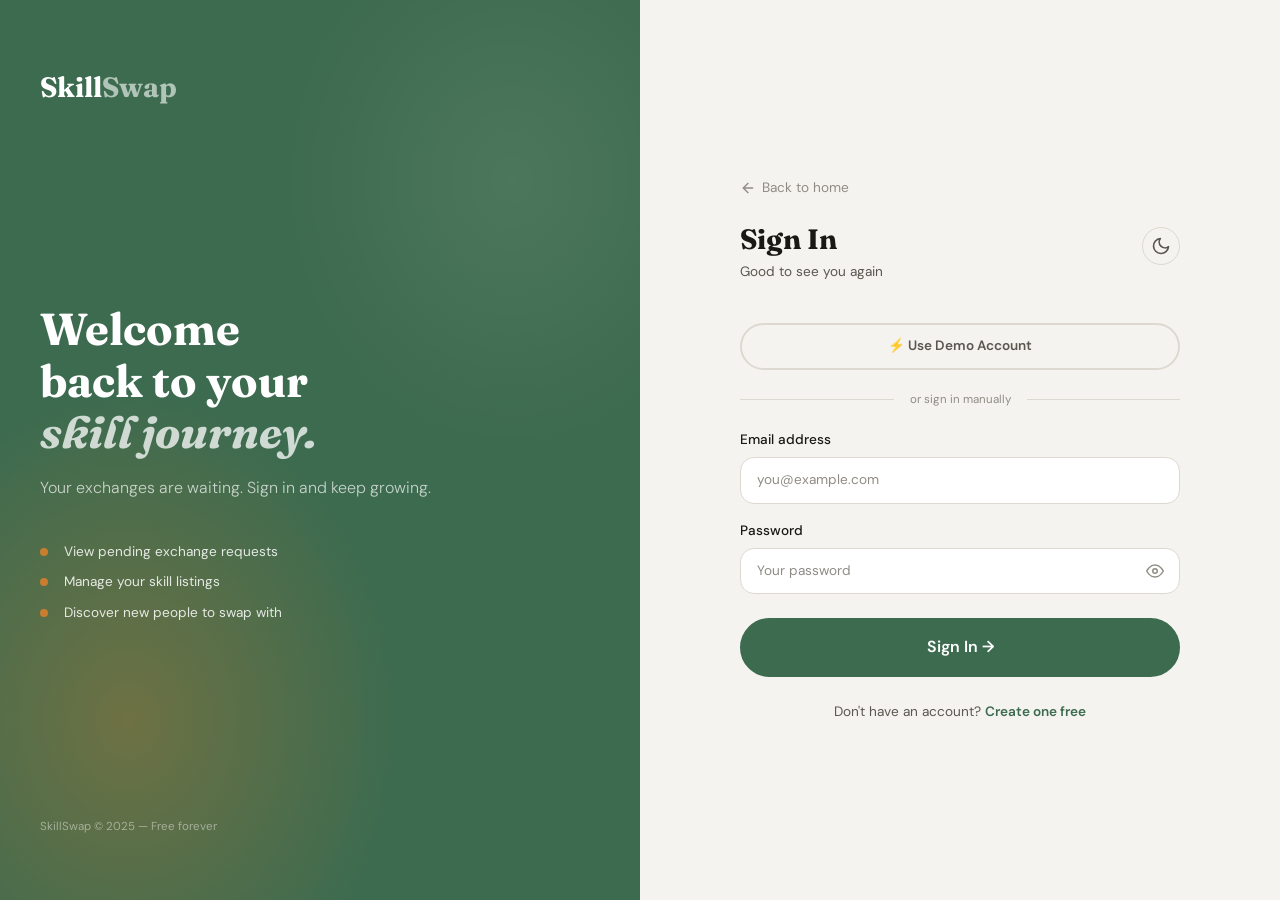
<file: request.html>
<!DOCTYPE html>
<html lang="en" data-theme="light">

<head>
  <meta charset="UTF-8">
  <meta name="viewport" content="width=device-width, initial-scale=1.0">
  <title>Request Exchange — SkillSwap</title>
  <link rel="stylesheet" href="css/style.css">
  <link rel="stylesheet" href="css/dashboard.css">
  <link rel="stylesheet" href="css/auth.css">
</head>

<body class="app-page">
  <aside class="sidebar" id="sidebar">
    <a href="index.html" class="sidebar__logo">Skill<span>Swap</span></a>
    <nav class="sidebar__nav">
      <a href="dashboard.html" class="sidebar__link" data-nav-link>
        <svg xmlns="http://www.w3.org/2000/svg" width="18" height="18" viewBox="0 0 24 24" fill="none"
          stroke="currentColor" stroke-width="2" stroke-linecap="round" stroke-linejoin="round">
          <rect x="3" y="3" width="7" height="7" />
          <rect x="14" y="3" width="7" height="7" />
          <rect x="14" y="14" width="7" height="7" />
          <rect x="3" y="14" width="7" height="7" />
        </svg>
        Dashboard
      </a>
      <a href="profile.html" class="sidebar__link" data-nav-link>
        <svg xmlns="http://www.w3.org/2000/svg" width="18" height="18" viewBox="0 0 24 24" fill="none"
          stroke="currentColor" stroke-width="2" stroke-linecap="round" stroke-linejoin="round">
          <path d="M20 21v-2a4 4 0 0 0-4-4H8a4 4 0 0 0-4 4v2" />
          <circle cx="12" cy="7" r="4" />
        </svg>
        My Profile
      </a>
      <a href="browse.html" class="sidebar__link" data-nav-link>
        <svg xmlns="http://www.w3.org/2000/svg" width="18" height="18" viewBox="0 0 24 24" fill="none"
          stroke="currentColor" stroke-width="2" stroke-linecap="round" stroke-linejoin="round">
          <circle cx="11" cy="11" r="8" />
          <line x1="21" y1="21" x2="16.65" y2="16.65" />
        </svg>
        Browse People
      </a>
      <hr class="sidebar__divider">
      <button class="sidebar__link" data-theme-toggle
        style="background:none;border:none;cursor:pointer;width:100%;text-align:left;">
        <svg xmlns="http://www.w3.org/2000/svg" width="18" height="18" viewBox="0 0 24 24" fill="none"
          stroke="currentColor" stroke-width="2" stroke-linecap="round" stroke-linejoin="round">
          <path d="M21 12.79A9 9 0 1 1 11.21 3 7 7 0 0 0 21 12.79z" />
        </svg>
        Dark Mode
      </button>
    </nav>
    <div class="sidebar__user">
      <img class="sidebar__user-avatar" data-nav-avatar src="" alt="">
      <span class="sidebar__user-name" data-nav-name>User</span>
      <button class="sidebar__logout" data-logout title="Sign out">
        <svg xmlns="http://www.w3.org/2000/svg" width="18" height="18" viewBox="0 0 24 24" fill="none"
          stroke="currentColor" stroke-width="2" stroke-linecap="round" stroke-linejoin="round">
          <path d="M9 21H5a2 2 0 0 1-2-2V5a2 2 0 0 1 2-2h4" />
          <polyline points="16 17 21 12 16 7" />
          <line x1="21" y1="12" x2="9" y2="12" />
        </svg>
      </button>
    </div>
  </aside>

  <div class="sidebar-overlay" id="sidebar-overlay"></div>

  <div style="flex:1; min-width:0; display:flex; flex-direction:column;">
    <header class="topbar">
      <a href="index.html" class="topbar__logo">Skill<span>Swap</span></a>
      <div class="topbar__actions">
        <button class="theme-toggle" data-theme-toggle></button>
        <button class="hamburger" id="hamburger">
          <svg xmlns="http://www.w3.org/2000/svg" width="20" height="20" viewBox="0 0 24 24" fill="none"
            stroke="currentColor" stroke-width="2" stroke-linecap="round" stroke-linejoin="round">
            <line x1="3" y1="12" x2="21" y2="12" />
            <line x1="3" y1="6" x2="21" y2="6" />
            <line x1="3" y1="18" x2="21" y2="18" />
          </svg>
        </button>
      </div>
    </header>

    <main class="app-main">
      <div class="page-header">
        <a href="browse.html"
          style="display:inline-flex;align-items:center;gap:6px;font-size:var(--fs-sm);color:var(--clr-text-3);margin-bottom:var(--space-md);">
          <svg xmlns="http://www.w3.org/2000/svg" width="16" height="16" viewBox="0 0 24 24" fill="none"
            stroke="currentColor" stroke-width="2" stroke-linecap="round" stroke-linejoin="round">
            <line x1="19" y1="12" x2="5" y2="12" />
            <polyline points="12 19 5 12 12 5" />
          </svg>
          Back to Browse
        </a>
        <h1>Request Skill Exchange</h1>
        <p>Propose a fair skill swap with this member.</p>
      </div>

      <div class="request-wrap">

        <!-- Target User Card -->
        <div class="req-target-card">
          <p class="label" style="margin-bottom: var(--space-md);">Exchanging with</p>
          <div style="display:flex; align-items:center; gap: var(--space-md);" id="req-target-info">
            <div class="empty-state">
              <p>Loading...</p>
            </div>
          </div>
        </div>

        <!-- Request Form Card -->
        <div class="req-form-card">
          <h2>Propose Your Exchange</h2>
          <p class="sub">Select what you'll offer and what you'd like in return.</p>

          <form id="request-form" class="form" novalidate>

            <div class="form__group">
              <label class="form__label" for="req-offered">
                Skill I'll Offer
                <span style="color:var(--clr-text-3); font-weight:400;">(from my profile)</span>
              </label>
              <select class="form__input form__select" id="req-offered">
                <option value="">— Select a skill you can offer —</option>
              </select>
              <span class="form__hint">
                Don't see your skill? <a href="profile.html" style="color:var(--clr-primary);">Add it to your profile
                  first.</a>
              </span>
            </div>

            <div style="text-align:center; color:var(--clr-text-3); font-size: 24px; line-height:1;">⇅</div>

            <div class="form__group">
              <label class="form__label" for="req-wanted">
                Skill I Want to Learn
                <span style="color:var(--clr-text-3); font-weight:400;">(from their profile)</span>
              </label>
              <select class="form__input form__select" id="req-wanted">
                <option value="">— Select a skill they offer —</option>
              </select>
            </div>

            <div class="form__group">
              <label class="form__label" for="req-message">Personal Message <span
                  style="color:var(--clr-text-3); font-weight:400">(optional)</span></label>
              <textarea class="form__input form__textarea" id="req-message"
                placeholder="Introduce yourself and explain what you hope to get out of this exchange…" rows="4"
                maxlength="500"></textarea>
              <span class="form__hint">Max 500 characters.</span>
            </div>

            <div style="display:flex; gap: var(--space-md); flex-wrap:wrap; margin-top: var(--space-sm);">
              <button type="submit" class="btn btn--primary btn--lg">
                🤝 Send Exchange Request
              </button>
              <a href="browse.html" class="btn btn--ghost">Cancel</a>
            </div>

          </form>
        </div>

      </div>
    </main>
  </div>

  <script src="js/storage.js"></script>
  <script src="js/main.js"></script>
  <script src="js/dashboard.js"></script>
  <script>
    const sidebar = document.getElementById('sidebar');
    const overlay = document.getElementById('sidebar-overlay');
    const hamburger = document.getElementById('hamburger');
    hamburger?.addEventListener('click', () => {
      const open = sidebar.classList.toggle('open');
      overlay.classList.toggle('active', open);
    });
    overlay?.addEventListener('click', () => {
      sidebar.classList.remove('open');
      overlay.classList.remove('active');
    });
  </script>
</body>

</html>
</file>
<file: css/style.css>
/* ============================================================
   style.css — SkillSwap Global Styles
   Design: Soft UI / Glassmorphism + Sage-Amber palette
   Fonts: Fraunces (display) + DM Sans (body)
============================================================ */

/* ── Google Fonts ── */
@import url('https://fonts.googleapis.com/css2?family=Fraunces:ital,opsz,wght@0,9..144,400;0,9..144,600;0,9..144,700;1,9..144,400&family=DM+Sans:wght@300;400;500;600&display=swap');

/* ══════════════════════════════
   DESIGN TOKENS
══════════════════════════════ */
:root {
  /* Palette — Light */
  --clr-bg:          #f4f3ef;
  --clr-surface:     #ffffff;
  --clr-surface-2:   #ece9e2;
  --clr-border:      #ddd9d0;
  --clr-text:        #1a1814;
  --clr-text-2:      #5a5650;
  --clr-text-3:      #908c85;

  --clr-primary:     #3d6b4f;   /* sage green */
  --clr-primary-lt:  #e8f0eb;
  --clr-primary-dk:  #2a4f38;
  --clr-accent:      #c97d2e;   /* amber */
  --clr-accent-lt:   #fdf0e0;
  --clr-accent-dk:   #a5621f;

  --clr-success:     #2d7a50;
  --clr-success-lt:  #e5f4ec;
  --clr-danger:      #c0392b;
  --clr-danger-lt:   #fde9e7;
  --clr-warning:     #c97d2e;
  --clr-warning-lt:  #fdf0e0;

  /* Glass */
  --glass-bg:        rgba(255,255,255,0.65);
  --glass-border:    rgba(255,255,255,0.4);
  --glass-blur:      18px;

  /* Shadows */
  --shadow-xs:       0 1px 3px rgba(0,0,0,.06);
  --shadow-sm:       0 2px 8px rgba(0,0,0,.08);
  --shadow-md:       0 6px 24px rgba(0,0,0,.10);
  --shadow-lg:       0 16px 48px rgba(0,0,0,.13);

  /* Radii */
  --radius-sm:       8px;
  --radius-md:       14px;
  --radius-lg:       22px;
  --radius-xl:       32px;
  --radius-full:     9999px;

  /* Spacing */
  --space-xs:        4px;
  --space-sm:        8px;
  --space-md:        16px;
  --space-lg:        24px;
  --space-xl:        40px;
  --space-2xl:       64px;

  /* Typography */
  --font-display:    'Fraunces', Georgia, serif;
  --font-body:       'DM Sans', sans-serif;
  --fs-xs:           0.72rem;
  --fs-sm:           0.85rem;
  --fs-md:           1rem;
  --fs-lg:           1.15rem;
  --fs-xl:           1.4rem;
  --fs-2xl:          1.75rem;
  --fs-3xl:          2.4rem;
  --fs-4xl:          3.2rem;

  /* Transitions */
  --ease:            cubic-bezier(.25,.8,.25,1);
  --dur:             220ms;

  /* Nav */
  --nav-h:           64px;
}

/* ── Dark Mode ── */
[data-theme="dark"] {
  --clr-bg:        #131210;
  --clr-surface:   #1e1c19;
  --clr-surface-2: #28261f;
  --clr-border:    #3a3830;
  --clr-text:      #f0ede6;
  --clr-text-2:    #b0ac9f;
  --clr-text-3:    #706c62;

  --clr-primary:   #6aab81;
  --clr-primary-lt:#1a2e22;
  --clr-primary-dk:#8dc9a2;
  --clr-accent:    #e09d56;
  --clr-accent-lt: #2a1e0e;

  --clr-success-lt:#0e2318;
  --clr-danger-lt: #2b0d0a;
  --clr-warning-lt:#2a1e0e;

  --glass-bg:      rgba(30,28,25,0.75);
  --glass-border:  rgba(255,255,255,0.07);
}

/* ══════════════════════════════
   RESET & BASE
══════════════════════════════ */
*, *::before, *::after { box-sizing: border-box; margin: 0; padding: 0; }

html { scroll-behavior: smooth; }

body {
  font-family: var(--font-body);
  font-size: var(--fs-md);
  line-height: 1.65;
  color: var(--clr-text);
  background: var(--clr-bg);
  min-height: 100vh;
  transition: background var(--dur) var(--ease), color var(--dur) var(--ease);
}

img { display: block; max-width: 100%; }
a   { color: inherit; text-decoration: none; }
ul  { list-style: none; }
button, input, select, textarea { font: inherit; }

h1,h2,h3,h4,h5,h6 { font-family: var(--font-display); font-weight: 600; line-height: 1.2; }

/* ══════════════════════════════
   NAVBAR (Landing)
══════════════════════════════ */
.navbar {
  position: sticky;
  top: 0;
  z-index: 100;
  height: var(--nav-h);
  display: flex;
  align-items: center;
  padding: 0 var(--space-xl);
  background: var(--glass-bg);
  backdrop-filter: blur(var(--glass-blur));
  -webkit-backdrop-filter: blur(var(--glass-blur));
  border-bottom: 1px solid var(--glass-border);
  gap: var(--space-lg);
}

.navbar__logo {
  font-family: var(--font-display);
  font-size: var(--fs-xl);
  font-weight: 700;
  color: var(--clr-primary);
  margin-right: auto;
  letter-spacing: -.03em;
}
.navbar__logo span { color: var(--clr-accent); }

.navbar__links { display: flex; gap: var(--space-lg); align-items: center; }
.navbar__links a {
  color: var(--clr-text-2);
  font-size: var(--fs-sm);
  font-weight: 500;
  transition: color var(--dur);
}
.navbar__links a:hover,
.navbar__links a.active { color: var(--clr-primary); }

.navbar__actions { display: flex; gap: var(--space-sm); align-items: center; }

.theme-toggle {
  background: none;
  border: 1px solid var(--clr-border);
  border-radius: var(--radius-full);
  width: 38px; height: 38px;
  cursor: pointer;
  display: flex; align-items: center; justify-content: center;
  color: var(--clr-text-2);
  transition: background var(--dur), color var(--dur);
}
.theme-toggle:hover { background: var(--clr-surface-2); color: var(--clr-primary); }

/* ══════════════════════════════
   BUTTONS
══════════════════════════════ */
.btn {
  display: inline-flex;
  align-items: center;
  justify-content: center;
  gap: var(--space-sm);
  padding: 10px 22px;
  border-radius: var(--radius-full);
  font-size: var(--fs-sm);
  font-weight: 600;
  cursor: pointer;
  border: 2px solid transparent;
  transition: all var(--dur) var(--ease);
  white-space: nowrap;
  text-decoration: none;
}
.btn:active { transform: scale(.97); }

.btn--primary {
  background: var(--clr-primary);
  color: #fff;
  border-color: var(--clr-primary);
}
.btn--primary:hover {
  background: var(--clr-primary-dk);
  border-color: var(--clr-primary-dk);
  box-shadow: 0 6px 20px rgba(61,107,79,.3);
}

.btn--outline {
  background: transparent;
  color: var(--clr-primary);
  border-color: var(--clr-primary);
}
.btn--outline:hover { background: var(--clr-primary-lt); }

.btn--ghost {
  background: transparent;
  color: var(--clr-text-2);
  border-color: var(--clr-border);
}
.btn--ghost:hover { background: var(--clr-surface-2); color: var(--clr-text); }

.btn--accent {
  background: var(--clr-accent);
  color: #fff;
  border-color: var(--clr-accent);
}
.btn--accent:hover { background: var(--clr-accent-dk); }

.btn--success { background: var(--clr-success);  color: #fff; border-color: var(--clr-success); }
.btn--danger  { background: var(--clr-danger);   color: #fff; border-color: var(--clr-danger);  }

.btn--sm  { padding: 6px 14px; font-size: var(--fs-xs); border-radius: var(--radius-full); }
.btn--lg  { padding: 14px 32px; font-size: var(--fs-md); }
.btn--full { width: 100%; }

/* ══════════════════════════════
   CARDS
══════════════════════════════ */
.card {
  background: var(--clr-surface);
  border: 1px solid var(--clr-border);
  border-radius: var(--radius-lg);
  padding: var(--space-lg);
  box-shadow: var(--shadow-sm);
  transition: box-shadow var(--dur);
}
.card:hover { box-shadow: var(--shadow-md); }

.glass-card {
  background: var(--glass-bg);
  backdrop-filter: blur(var(--glass-blur));
  -webkit-backdrop-filter: blur(var(--glass-blur));
  border: 1px solid var(--glass-border);
  border-radius: var(--radius-lg);
  box-shadow: var(--shadow-md);
}

/* ══════════════════════════════
   PILLS / BADGES
══════════════════════════════ */
.pill {
  display: inline-flex;
  align-items: center;
  gap: 4px;
  padding: 3px 11px;
  border-radius: var(--radius-full);
  font-size: var(--fs-xs);
  font-weight: 500;
  white-space: nowrap;
}
.pill--offer { background: var(--clr-primary-lt); color: var(--clr-primary-dk); }
.pill--want  { background: var(--clr-accent-lt);  color: var(--clr-accent-dk); }
.pill--empty { background: var(--clr-surface-2);  color: var(--clr-text-3); font-style: italic; }

.pill--removable { padding-right: 6px; }
.pill__remove {
  background: none; border: none; cursor: pointer;
  font-size: 14px; line-height: 1; color: inherit; opacity: .6;
  transition: opacity var(--dur);
}
.pill__remove:hover { opacity: 1; }

.pill-row { display: flex; flex-wrap: wrap; gap: 6px; }

.badge {
  display: inline-block;
  padding: 2px 10px;
  border-radius: var(--radius-full);
  font-size: var(--fs-xs);
  font-weight: 600;
  text-transform: capitalize;
}
.badge--success { background: var(--clr-success-lt); color: var(--clr-success); }
.badge--danger  { background: var(--clr-danger-lt);  color: var(--clr-danger); }
.badge--warning { background: var(--clr-warning-lt); color: var(--clr-warning); }
.badge--info    { background: var(--clr-primary-lt); color: var(--clr-primary); }

/* ══════════════════════════════
   LABELS
══════════════════════════════ */
.label {
  font-size: var(--fs-xs);
  font-weight: 600;
  text-transform: uppercase;
  letter-spacing: .07em;
  color: var(--clr-text-3);
}

/* ══════════════════════════════
   EMPTY STATE
══════════════════════════════ */
.empty-state {
  text-align: center;
  padding: var(--space-xl) var(--space-lg);
  color: var(--clr-text-3);
  font-size: var(--fs-sm);
}

/* ══════════════════════════════
   TOAST NOTIFICATIONS
══════════════════════════════ */
#toast-container {
  position: fixed;
  bottom: 24px;
  right: 24px;
  z-index: 9999;
  display: flex;
  flex-direction: column;
  gap: 10px;
  pointer-events: none;
}

.toast {
  display: flex;
  align-items: center;
  gap: 10px;
  padding: 12px 18px;
  border-radius: var(--radius-md);
  font-size: var(--fs-sm);
  font-weight: 500;
  background: var(--clr-surface);
  border: 1px solid var(--clr-border);
  box-shadow: var(--shadow-lg);
  transform: translateY(16px);
  opacity: 0;
  transition: transform 300ms var(--ease), opacity 300ms;
  pointer-events: auto;
  max-width: 340px;
}
.toast--visible   { transform: none; opacity: 1; }
.toast--success   { border-left: 4px solid var(--clr-success); }
.toast--error     { border-left: 4px solid var(--clr-danger); }
.toast--info      { border-left: 4px solid var(--clr-primary); }
.toast--warning   { border-left: 4px solid var(--clr-accent); }
.toast__icon svg  { flex-shrink: 0; }

/* ══════════════════════════════
   HERO (Landing)
══════════════════════════════ */
.hero {
  min-height: calc(100vh - var(--nav-h));
  display: flex;
  align-items: center;
  justify-content: center;
  text-align: center;
  padding: var(--space-2xl) var(--space-xl);
  position: relative;
  overflow: hidden;
}

.hero::before {
  content: '';
  position: absolute;
  inset: 0;
  background:
    radial-gradient(ellipse 60% 50% at 30% 40%, rgba(61,107,79,.12) 0%, transparent 70%),
    radial-gradient(ellipse 50% 40% at 75% 65%, rgba(201,125,46,.10) 0%, transparent 65%);
  pointer-events: none;
}

.hero__inner { position: relative; max-width: 740px; }

.hero__eyebrow {
  display: inline-block;
  font-size: var(--fs-xs);
  font-weight: 600;
  letter-spacing: .12em;
  text-transform: uppercase;
  color: var(--clr-primary);
  background: var(--clr-primary-lt);
  padding: 5px 16px;
  border-radius: var(--radius-full);
  margin-bottom: var(--space-lg);
}

.hero__title {
  font-size: clamp(2.4rem, 5.5vw, 4.2rem);
  font-weight: 700;
  letter-spacing: -.03em;
  line-height: 1.08;
  margin-bottom: var(--space-lg);
}
.hero__title .accent { color: var(--clr-accent); font-style: italic; }

.hero__sub {
  font-size: var(--fs-lg);
  color: var(--clr-text-2);
  max-width: 540px;
  margin: 0 auto var(--space-xl);
  font-weight: 300;
}

.hero__cta { display: flex; gap: var(--space-md); justify-content: center; flex-wrap: wrap; }

.hero__stats {
  margin-top: var(--space-2xl);
  display: flex;
  justify-content: center;
  gap: var(--space-xl);
  flex-wrap: wrap;
}
.hero__stat { text-align: center; }
.hero__stat-num {
  font-family: var(--font-display);
  font-size: var(--fs-2xl);
  font-weight: 700;
  color: var(--clr-primary);
}
.hero__stat-label { font-size: var(--fs-xs); color: var(--clr-text-3); text-transform: uppercase; letter-spacing: .07em; }

/* ══════════════════════════════
   FEATURES SECTION
══════════════════════════════ */
.section { padding: var(--space-2xl) var(--space-xl); }
.section__header { text-align: center; margin-bottom: var(--space-2xl); }
.section__eyebrow { color: var(--clr-accent); font-size: var(--fs-xs); font-weight: 600; letter-spacing: .1em; text-transform: uppercase; margin-bottom: var(--space-sm); }
.section__title { font-size: var(--fs-3xl); letter-spacing: -.02em; }
.section__sub { color: var(--clr-text-2); margin-top: var(--space-sm); font-weight: 300; }

.features-grid {
  display: grid;
  grid-template-columns: repeat(auto-fit, minmax(280px, 1fr));
  gap: var(--space-lg);
  max-width: 1100px;
  margin: 0 auto;
}

.feature-card {
  background: var(--clr-surface);
  border: 1px solid var(--clr-border);
  border-radius: var(--radius-lg);
  padding: var(--space-xl);
  transition: transform var(--dur) var(--ease), box-shadow var(--dur);
}
.feature-card:hover { transform: translateY(-4px); box-shadow: var(--shadow-md); }

.feature-card__icon {
  width: 52px; height: 52px;
  background: var(--clr-primary-lt);
  border-radius: var(--radius-md);
  display: flex; align-items: center; justify-content: center;
  margin-bottom: var(--space-md);
  font-size: 24px;
}
.feature-card__title { font-size: var(--fs-lg); margin-bottom: var(--space-sm); }
.feature-card__desc  { color: var(--clr-text-2); font-size: var(--fs-sm); line-height: 1.7; }

/* ══════════════════════════════
   HOW IT WORKS
══════════════════════════════ */
.how-grid {
  display: grid;
  grid-template-columns: repeat(auto-fit, minmax(220px, 1fr));
  gap: var(--space-lg);
  max-width: 900px;
  margin: 0 auto;
  text-align: center;
}
.how-step__num {
  width: 44px; height: 44px;
  border-radius: 50%;
  background: var(--clr-primary);
  color: #fff;
  font-family: var(--font-display);
  font-size: var(--fs-lg);
  font-weight: 700;
  display: flex; align-items: center; justify-content: center;
  margin: 0 auto var(--space-md);
}
.how-step__title { font-size: var(--fs-lg); margin-bottom: var(--space-sm); }
.how-step__desc  { color: var(--clr-text-2); font-size: var(--fs-sm); }

/* ══════════════════════════════
   CTA BAND
══════════════════════════════ */
.cta-band {
  margin: 0 var(--space-xl) var(--space-2xl);
  padding: var(--space-2xl);
  background: var(--clr-primary);
  border-radius: var(--radius-xl);
  text-align: center;
  color: #fff;
  position: relative;
  overflow: hidden;
}
.cta-band::before {
  content: '';
  position: absolute;
  inset: 0;
  background: radial-gradient(ellipse 60% 80% at 80% 20%, rgba(255,255,255,.08) 0%, transparent 70%);
}
.cta-band__title { font-size: var(--fs-3xl); margin-bottom: var(--space-md); position: relative; }
.cta-band__sub   { opacity: .8; margin-bottom: var(--space-xl); font-weight: 300; position: relative; }
.cta-band .btn--accent { position: relative; }

/* ══════════════════════════════
   FOOTER
══════════════════════════════ */
footer {
  border-top: 1px solid var(--clr-border);
  padding: var(--space-xl);
  display: flex;
  justify-content: space-between;
  align-items: center;
  flex-wrap: wrap;
  gap: var(--space-md);
  font-size: var(--fs-sm);
  color: var(--clr-text-3);
}
.footer__logo { font-family: var(--font-display); font-size: var(--fs-lg); color: var(--clr-primary); font-weight: 700; }
.footer__logo span { color: var(--clr-accent); }
.footer__links { display: flex; gap: var(--space-lg); }
.footer__links a { color: var(--clr-text-3); transition: color var(--dur); }
.footer__links a:hover { color: var(--clr-primary); }

/* ══════════════════════════════
   USER CARDS (Browse)
══════════════════════════════ */
.user-card {
  background: var(--clr-surface);
  border: 1px solid var(--clr-border);
  border-radius: var(--radius-lg);
  padding: var(--space-lg);
  display: flex;
  flex-direction: column;
  gap: var(--space-md);
  transition: transform var(--dur), box-shadow var(--dur);
}
.user-card:hover { transform: translateY(-3px); box-shadow: var(--shadow-md); }
.user-card__top { display: flex; align-items: center; gap: var(--space-md); }
.user-card__avatar {
  width: 54px; height: 54px;
  border-radius: 50%;
  border: 2px solid var(--clr-border);
  object-fit: cover;
  background: var(--clr-surface-2);
}
.user-card__name { font-size: var(--fs-lg); font-family: var(--font-display); }
.user-card__loc  { font-size: var(--fs-xs); color: var(--clr-text-3); }
.user-card__bio  { font-size: var(--fs-sm); color: var(--clr-text-2); line-height: 1.6; }
.user-card__section { display: flex; flex-direction: column; gap: 6px; }

/* ══════════════════════════════
   REQUEST CARDS
══════════════════════════════ */
.req-card {
  display: flex;
  gap: var(--space-md);
  padding: var(--space-md);
  background: var(--clr-surface);
  border: 1px solid var(--clr-border);
  border-radius: var(--radius-md);
  transition: box-shadow var(--dur);
}
.req-card:hover { box-shadow: var(--shadow-sm); }
.req-avatar { width: 44px; height: 44px; border-radius: 50%; flex-shrink: 0; background: var(--clr-surface-2); }
.req-body   { flex: 1; min-width: 0; }
.req-header { display: flex; align-items: center; justify-content: space-between; gap: var(--space-sm); margin-bottom: 4px; flex-wrap: wrap; }
.req-meta   { font-size: var(--fs-sm); color: var(--clr-text-2); margin-bottom: 4px; }
.req-meta em { font-style: normal; font-weight: 600; color: var(--clr-primary); }
.req-message { font-size: var(--fs-sm); color: var(--clr-text-3); font-style: italic; margin-bottom: 4px; }
.req-time    { font-size: var(--fs-xs); color: var(--clr-text-3); }
.req-actions { display: flex; gap: var(--space-sm); margin-top: var(--space-sm); }

/* ══════════════════════════════
   CONTAINERS
══════════════════════════════ */
.container { max-width: 1160px; margin: 0 auto; padding: 0 var(--space-xl); }
.container--sm { max-width: 640px; }
.container--md { max-width: 860px; }

/* ══════════════════════════════
   UTILITY
══════════════════════════════ */
.text-center { text-align: center; }
.mt-sm  { margin-top: var(--space-sm); }
.mt-md  { margin-top: var(--space-md); }
.mt-lg  { margin-top: var(--space-lg); }
.mt-xl  { margin-top: var(--space-xl); }
.gap-sm { gap: var(--space-sm); }
.gap-md { gap: var(--space-md); }
.flex   { display: flex; }
.flex-wrap { flex-wrap: wrap; }
.items-center { align-items: center; }
.justify-between { justify-content: space-between; }

.sr-only {
  position: absolute; width: 1px; height: 1px;
  overflow: hidden; clip: rect(0,0,0,0); white-space: nowrap;
}

.divider {
  border: none;
  border-top: 1px solid var(--clr-border);
  margin: var(--space-lg) 0;
}

/* ══════════════════════════════
   ANIMATIONS
══════════════════════════════ */
@keyframes fadeUp {
  from { opacity: 0; transform: translateY(20px); }
  to   { opacity: 1; transform: none; }
}
@keyframes fadeIn {
  from { opacity: 0; }
  to   { opacity: 1; }
}

.anim-fade-up { animation: fadeUp .5s var(--ease) both; }
.anim-delay-1 { animation-delay: .08s; }
.anim-delay-2 { animation-delay: .16s; }
.anim-delay-3 { animation-delay: .24s; }
.anim-delay-4 { animation-delay: .32s; }

/* ══════════════════════════════
   RESPONSIVE
══════════════════════════════ */
@media (max-width: 768px) {
  :root { --space-xl: 24px; --space-2xl: 48px; }
  .navbar__links { display: none; }
  .navbar { padding: 0 var(--space-md); }
  .hero { padding: var(--space-xl) var(--space-md); }
  .hero__title { font-size: 2rem; }
  .hero__cta   { flex-direction: column; align-items: center; }
  .section { padding: var(--space-xl) var(--space-md); }
  .cta-band { margin: 0 var(--space-md) var(--space-xl); padding: var(--space-xl) var(--space-md); }
  footer { flex-direction: column; text-align: center; }
}
</file>
<file: css/dashboard.css>
/* ============================================================
   dashboard.css — SkillSwap App Layout
   Sidebar nav + main content grid for protected pages
============================================================ */

/* ══════════════════════════════
   APP SHELL
══════════════════════════════ */
.app-page {
  display: flex;
  min-height: 100vh;
  background: var(--clr-bg);
}

/* ══════════════════════════════
   SIDEBAR
══════════════════════════════ */
.sidebar {
  width: 240px;
  flex-shrink: 0;
  height: 100vh;
  position: sticky;
  top: 0;
  background: var(--clr-surface);
  border-right: 1px solid var(--clr-border);
  display: flex;
  flex-direction: column;
  padding: var(--space-lg) 0;
  overflow-y: auto;
  z-index: 50;
  transition: width var(--dur) var(--ease);
}

.sidebar__logo {
  font-family: var(--font-display);
  font-size: var(--fs-xl);
  font-weight: 700;
  color: var(--clr-primary);
  padding: 0 var(--space-lg) var(--space-lg);
  border-bottom: 1px solid var(--clr-border);
  margin-bottom: var(--space-lg);
  text-decoration: none;
  display: block;
}
.sidebar__logo span { color: var(--clr-accent); }

/* Nav links */
.sidebar__nav { flex: 1; display: flex; flex-direction: column; gap: 2px; padding: 0 var(--space-sm); }

.sidebar__link {
  display: flex;
  align-items: center;
  gap: var(--space-md);
  padding: 10px var(--space-md);
  border-radius: var(--radius-md);
  font-size: var(--fs-sm);
  font-weight: 500;
  color: var(--clr-text-2);
  transition: background var(--dur), color var(--dur);
  text-decoration: none;
}
.sidebar__link svg { flex-shrink: 0; opacity: .7; }
.sidebar__link:hover {
  background: var(--clr-surface-2);
  color: var(--clr-text);
}
.sidebar__link.active {
  background: var(--clr-primary-lt);
  color: var(--clr-primary);
  font-weight: 600;
}
.sidebar__link.active svg { opacity: 1; }

.sidebar__divider {
  border: none;
  border-top: 1px solid var(--clr-border);
  margin: var(--space-sm) var(--space-md);
}

.sidebar__user {
  padding: var(--space-md) var(--space-lg);
  border-top: 1px solid var(--clr-border);
  margin-top: auto;
  display: flex;
  align-items: center;
  gap: var(--space-sm);
}
.sidebar__user-avatar {
  width: 36px; height: 36px;
  border-radius: 50%;
  background: var(--clr-surface-2);
  object-fit: cover;
}
.sidebar__user-name {
  font-size: var(--fs-sm);
  font-weight: 600;
  color: var(--clr-text);
  flex: 1;
  overflow: hidden;
  text-overflow: ellipsis;
  white-space: nowrap;
}
.sidebar__logout {
  background: none;
  border: none;
  cursor: pointer;
  color: var(--clr-text-3);
  padding: 4px;
  border-radius: var(--radius-sm);
  display: flex; align-items: center;
  transition: color var(--dur);
}
.sidebar__logout:hover { color: var(--clr-danger); }

/* ══════════════════════════════
   TOP BAR (mobile)
══════════════════════════════ */
.topbar {
  display: none;
  height: var(--nav-h);
  background: var(--clr-surface);
  border-bottom: 1px solid var(--clr-border);
  padding: 0 var(--space-md);
  align-items: center;
  justify-content: space-between;
  position: sticky;
  top: 0;
  z-index: 60;
}
.topbar__logo {
  font-family: var(--font-display);
  font-size: var(--fs-xl);
  font-weight: 700;
  color: var(--clr-primary);
  text-decoration: none;
}
.topbar__logo span { color: var(--clr-accent); }
.topbar__actions { display: flex; gap: var(--space-sm); align-items: center; }

.hamburger {
  background: none;
  border: 1px solid var(--clr-border);
  border-radius: var(--radius-sm);
  width: 38px; height: 38px;
  cursor: pointer;
  display: flex; align-items: center; justify-content: center;
  color: var(--clr-text-2);
}

/* ══════════════════════════════
   MAIN CONTENT
══════════════════════════════ */
.app-main {
  flex: 1;
  min-width: 0;
  padding: var(--space-xl);
  overflow-y: auto;
}

.page-header {
  margin-bottom: var(--space-xl);
}
.page-header h1 {
  font-size: var(--fs-2xl);
  font-weight: 700;
  letter-spacing: -.02em;
}
.page-header p {
  color: var(--clr-text-2);
  font-size: var(--fs-sm);
  margin-top: 4px;
}

/* ══════════════════════════════
   STAT CARDS
══════════════════════════════ */
.stats-row {
  display: grid;
  grid-template-columns: repeat(auto-fit, minmax(160px, 1fr));
  gap: var(--space-md);
  margin-bottom: var(--space-xl);
}
.stat-card {
  background: var(--clr-surface);
  border: 1px solid var(--clr-border);
  border-radius: var(--radius-lg);
  padding: var(--space-lg);
  display: flex;
  flex-direction: column;
  gap: 4px;
}
.stat-card__label {
  font-size: var(--fs-xs);
  text-transform: uppercase;
  letter-spacing: .07em;
  color: var(--clr-text-3);
  font-weight: 600;
}
.stat-card__value {
  font-family: var(--font-display);
  font-size: var(--fs-3xl);
  font-weight: 700;
  color: var(--clr-primary);
  line-height: 1;
}
.stat-card__sub {
  font-size: var(--fs-xs);
  color: var(--clr-text-3);
}

/* ══════════════════════════════
   DASHBOARD GRID
══════════════════════════════ */
.dash-grid {
  display: grid;
  grid-template-columns: 300px 1fr;
  gap: var(--space-lg);
  align-items: start;
}

/* Profile card */
.profile-card {
  background: var(--clr-surface);
  border: 1px solid var(--clr-border);
  border-radius: var(--radius-lg);
  padding: var(--space-xl);
  text-align: center;
}
.profile-card__avatar {
  width: 80px; height: 80px;
  border-radius: 50%;
  object-fit: cover;
  margin: 0 auto var(--space-md);
  border: 3px solid var(--clr-primary-lt);
}
.profile-card__name { font-size: var(--fs-xl); font-weight: 700; margin-bottom: 2px; }
.profile-card__email { font-size: var(--fs-sm); color: var(--clr-text-3); margin-bottom: var(--space-sm); }
.profile-card__loc   { font-size: var(--fs-sm); color: var(--clr-text-2); margin-bottom: var(--space-lg); }

.profile-card__stats {
  display: grid;
  grid-template-columns: 1fr 1fr;
  gap: var(--space-md);
  border-top: 1px solid var(--clr-border);
  padding-top: var(--space-lg);
  margin-bottom: var(--space-lg);
}
.profile-mini-stat { text-align: center; }
.profile-mini-stat__num   { font-family: var(--font-display); font-size: var(--fs-2xl); font-weight: 700; color: var(--clr-primary); }
.profile-mini-stat__label { font-size: var(--fs-xs); color: var(--clr-text-3); }

/* ══════════════════════════════
   TABS
══════════════════════════════ */
.tabs {
  display: flex;
  gap: 4px;
  border-bottom: 1px solid var(--clr-border);
  margin-bottom: var(--space-lg);
  overflow-x: auto;
}
.tab-btn {
  padding: 10px 18px;
  background: none;
  border: none;
  border-bottom: 2px solid transparent;
  cursor: pointer;
  font-size: var(--fs-sm);
  font-weight: 500;
  color: var(--clr-text-2);
  white-space: nowrap;
  transition: color var(--dur), border-color var(--dur);
}
.tab-btn:hover { color: var(--clr-text); }
.tab-btn.active { color: var(--clr-primary); border-bottom-color: var(--clr-primary); }

.tab-panel { display: none; }
.tab-panel.active { display: block; animation: fadeIn .25s var(--ease); }

.req-list { display: flex; flex-direction: column; gap: var(--space-sm); }

/* ══════════════════════════════
   PROFILE PAGE
══════════════════════════════ */
.profile-grid {
  display: grid;
  grid-template-columns: 1fr 1fr;
  gap: var(--space-lg);
  align-items: start;
}
.profile-section {
  background: var(--clr-surface);
  border: 1px solid var(--clr-border);
  border-radius: var(--radius-lg);
  padding: var(--space-lg);
}
.profile-section__title {
  font-size: var(--fs-lg);
  margin-bottom: var(--space-md);
  padding-bottom: var(--space-sm);
  border-bottom: 1px solid var(--clr-border);
}
.add-skill-row {
  display: flex;
  gap: var(--space-sm);
  margin-top: var(--space-md);
}
.add-skill-row .form__input { flex: 1; }

/* Profile avatar section */
.prof-avatar-wrap {
  display: flex;
  align-items: center;
  gap: var(--space-lg);
  margin-bottom: var(--space-xl);
}
.prof-avatar-img {
  width: 72px; height: 72px;
  border-radius: 50%;
  object-fit: cover;
  border: 3px solid var(--clr-border);
}
.prof-avatar-info { font-size: var(--fs-sm); color: var(--clr-text-3); }

/* ══════════════════════════════
   BROWSE PAGE
══════════════════════════════ */
.browse-controls {
  display: flex;
  gap: var(--space-md);
  margin-bottom: var(--space-xl);
  flex-wrap: wrap;
  align-items: center;
}
.browse-search-wrap {
  flex: 1;
  min-width: 220px;
  position: relative;
}
.browse-search-wrap svg {
  position: absolute;
  left: 12px;
  top: 50%;
  transform: translateY(-50%);
  color: var(--clr-text-3);
  pointer-events: none;
}
.browse-search-wrap input { padding-left: 40px; }

.users-grid {
  display: grid;
  grid-template-columns: repeat(auto-fill, minmax(300px, 1fr));
  gap: var(--space-lg);
}

/* ══════════════════════════════
   REQUEST PAGE
══════════════════════════════ */
.request-wrap {
  max-width: 620px;
  margin: 0 auto;
}
.req-target-card {
  background: var(--clr-surface);
  border: 1px solid var(--clr-border);
  border-radius: var(--radius-lg);
  padding: var(--space-lg);
  margin-bottom: var(--space-xl);
}
.req-page-avatar {
  width: 56px; height: 56px;
  border-radius: 50%;
  object-fit: cover;
  background: var(--clr-surface-2);
}
.req-form-card {
  background: var(--clr-surface);
  border: 1px solid var(--clr-border);
  border-radius: var(--radius-lg);
  padding: var(--space-xl);
}
.req-form-card h2 { font-size: var(--fs-xl); margin-bottom: var(--space-sm); }
.req-form-card .sub { color: var(--clr-text-2); font-size: var(--fs-sm); margin-bottom: var(--space-xl); }

/* ══════════════════════════════
   DRAWER OVERLAY (mobile)
══════════════════════════════ */
.sidebar-overlay {
  display: none;
  position: fixed;
  inset: 0;
  background: rgba(0,0,0,.35);
  z-index: 49;
}
.sidebar-overlay.active { display: block; }

/* ══════════════════════════════
   RESPONSIVE
══════════════════════════════ */
@media (max-width: 1024px) {
  .dash-grid     { grid-template-columns: 1fr; }
  .profile-grid  { grid-template-columns: 1fr; }
}

@media (max-width: 768px) {
  .sidebar {
    position: fixed;
    left: -240px;
    height: 100%;
    transition: left var(--dur) var(--ease);
    z-index: 60;
  }
  .sidebar.open { left: 0; }
  .topbar { display: flex; }
  .app-main { padding: var(--space-md); }
  .stats-row { grid-template-columns: 1fr 1fr; }
  .users-grid { grid-template-columns: 1fr; }
  .browse-controls { flex-direction: column; }
}
</file>
<file: css/auth.css>
/* ============================================================
   auth.css — SkillSwap Authentication Pages
   Login & Register forms with glass card layout
============================================================ */

.auth-page {
  min-height: 100vh;
  display: grid;
  grid-template-columns: 1fr 1fr;
  background: var(--clr-bg);
}

/* ── Left Panel (decorative) ── */
.auth-panel {
  position: relative;
  overflow: hidden;
  background: var(--clr-primary);
  padding: var(--space-2xl) var(--space-xl);
  display: flex;
  flex-direction: column;
  justify-content: space-between;
}

.auth-panel::before {
  content: '';
  position: absolute;
  inset: 0;
  background:
    radial-gradient(ellipse 70% 60% at 20% 80%, rgba(201,125,46,.35) 0%, transparent 60%),
    radial-gradient(ellipse 60% 50% at 80% 20%, rgba(255,255,255,.08) 0%, transparent 60%);
  pointer-events: none;
}

.auth-panel__logo {
  font-family: var(--font-display);
  font-size: var(--fs-2xl);
  font-weight: 700;
  color: #fff;
  text-decoration: none;
  position: relative;
  z-index: 1;
}
.auth-panel__logo span { color: rgba(255,255,255,.6); }

.auth-panel__content { position: relative; z-index: 1; }

.auth-panel__title {
  font-size: clamp(1.8rem, 3.5vw, 2.8rem);
  font-weight: 700;
  color: #fff;
  line-height: 1.15;
  margin-bottom: var(--space-md);
}
.auth-panel__title em { font-style: italic; color: rgba(255,255,255,.75); }

.auth-panel__desc {
  color: rgba(255,255,255,.7);
  font-size: var(--fs-md);
  font-weight: 300;
  line-height: 1.7;
  margin-bottom: var(--space-xl);
}

.auth-panel__features { display: flex; flex-direction: column; gap: var(--space-sm); }
.auth-panel__feature {
  display: flex; align-items: center; gap: var(--space-md);
  color: rgba(255,255,255,.85);
  font-size: var(--fs-sm);
}
.auth-panel__feature::before {
  content: '';
  width: 8px; height: 8px;
  border-radius: 50%;
  background: var(--clr-accent);
  flex-shrink: 0;
}

.auth-panel__footer {
  position: relative; z-index: 1;
  font-size: var(--fs-xs);
  color: rgba(255,255,255,.45);
}

/* ── Right Panel (form) ── */
.auth-form-wrap {
  display: flex;
  align-items: center;
  justify-content: center;
  padding: var(--space-xl);
  overflow-y: auto;
}

.auth-card {
  width: 100%;
  max-width: 440px;
}

.auth-card__header {
  margin-bottom: var(--space-xl);
}
.auth-card__back {
  display: inline-flex;
  align-items: center;
  gap: 6px;
  font-size: var(--fs-sm);
  color: var(--clr-text-3);
  margin-bottom: var(--space-lg);
  transition: color var(--dur);
}
.auth-card__back:hover { color: var(--clr-primary); }
.auth-card__title {
  font-size: var(--fs-2xl);
  font-weight: 700;
  margin-bottom: 4px;
}
.auth-card__sub { color: var(--clr-text-2); font-size: var(--fs-sm); }

/* ── Form ── */
.form { display: flex; flex-direction: column; gap: var(--space-md); }

.form__row { display: grid; grid-template-columns: 1fr 1fr; gap: var(--space-md); }

.form__group {
  display: flex;
  flex-direction: column;
  gap: 6px;
}

.form__label {
  font-size: var(--fs-sm);
  font-weight: 500;
  color: var(--clr-text);
}

.form__input, .form__textarea, .form__select {
  width: 100%;
  padding: 11px 16px;
  background: var(--clr-surface);
  border: 1.5px solid var(--clr-border);
  border-radius: var(--radius-md);
  color: var(--clr-text);
  font-size: var(--fs-sm);
  transition: border-color var(--dur), box-shadow var(--dur);
  outline: none;
}
.form__input::placeholder,
.form__textarea::placeholder { color: var(--clr-text-3); }

.form__input:focus,
.form__textarea:focus,
.form__select:focus {
  border-color: var(--clr-primary);
  box-shadow: 0 0 0 3px var(--clr-primary-lt);
}

.form__input.input--error { border-color: var(--clr-danger); }
.form__input.input--error:focus { box-shadow: 0 0 0 3px var(--clr-danger-lt); }

.form__textarea { resize: vertical; min-height: 90px; line-height: 1.6; }

.form__error {
  font-size: var(--fs-xs);
  color: var(--clr-danger);
  font-weight: 500;
}

.form__hint {
  font-size: var(--fs-xs);
  color: var(--clr-text-3);
}

.form__footer {
  margin-top: var(--space-sm);
  text-align: center;
  font-size: var(--fs-sm);
  color: var(--clr-text-2);
}
.form__footer a { color: var(--clr-primary); font-weight: 600; }
.form__footer a:hover { text-decoration: underline; }

.form__divider {
  display: flex;
  align-items: center;
  gap: var(--space-md);
  color: var(--clr-text-3);
  font-size: var(--fs-xs);
}
.form__divider::before,
.form__divider::after {
  content: '';
  flex: 1;
  border-top: 1px solid var(--clr-border);
}

.password-wrap { position: relative; }
.password-wrap .form__input { padding-right: 44px; }
.password-toggle {
  position: absolute; right: 12px; top: 50%; transform: translateY(-50%);
  background: none; border: none; cursor: pointer;
  color: var(--clr-text-3); padding: 4px;
  display: flex; align-items: center; justify-content: center;
}
.password-toggle:hover { color: var(--clr-text); }

/* ══════════════════════════════
   RESPONSIVE
══════════════════════════════ */
@media (max-width: 840px) {
  .auth-page { grid-template-columns: 1fr; }
  .auth-panel { display: none; }
  .auth-form-wrap { padding: var(--space-lg) var(--space-md); }
}

@media (max-width: 480px) {
  .form__row { grid-template-columns: 1fr; }
}
</file>
